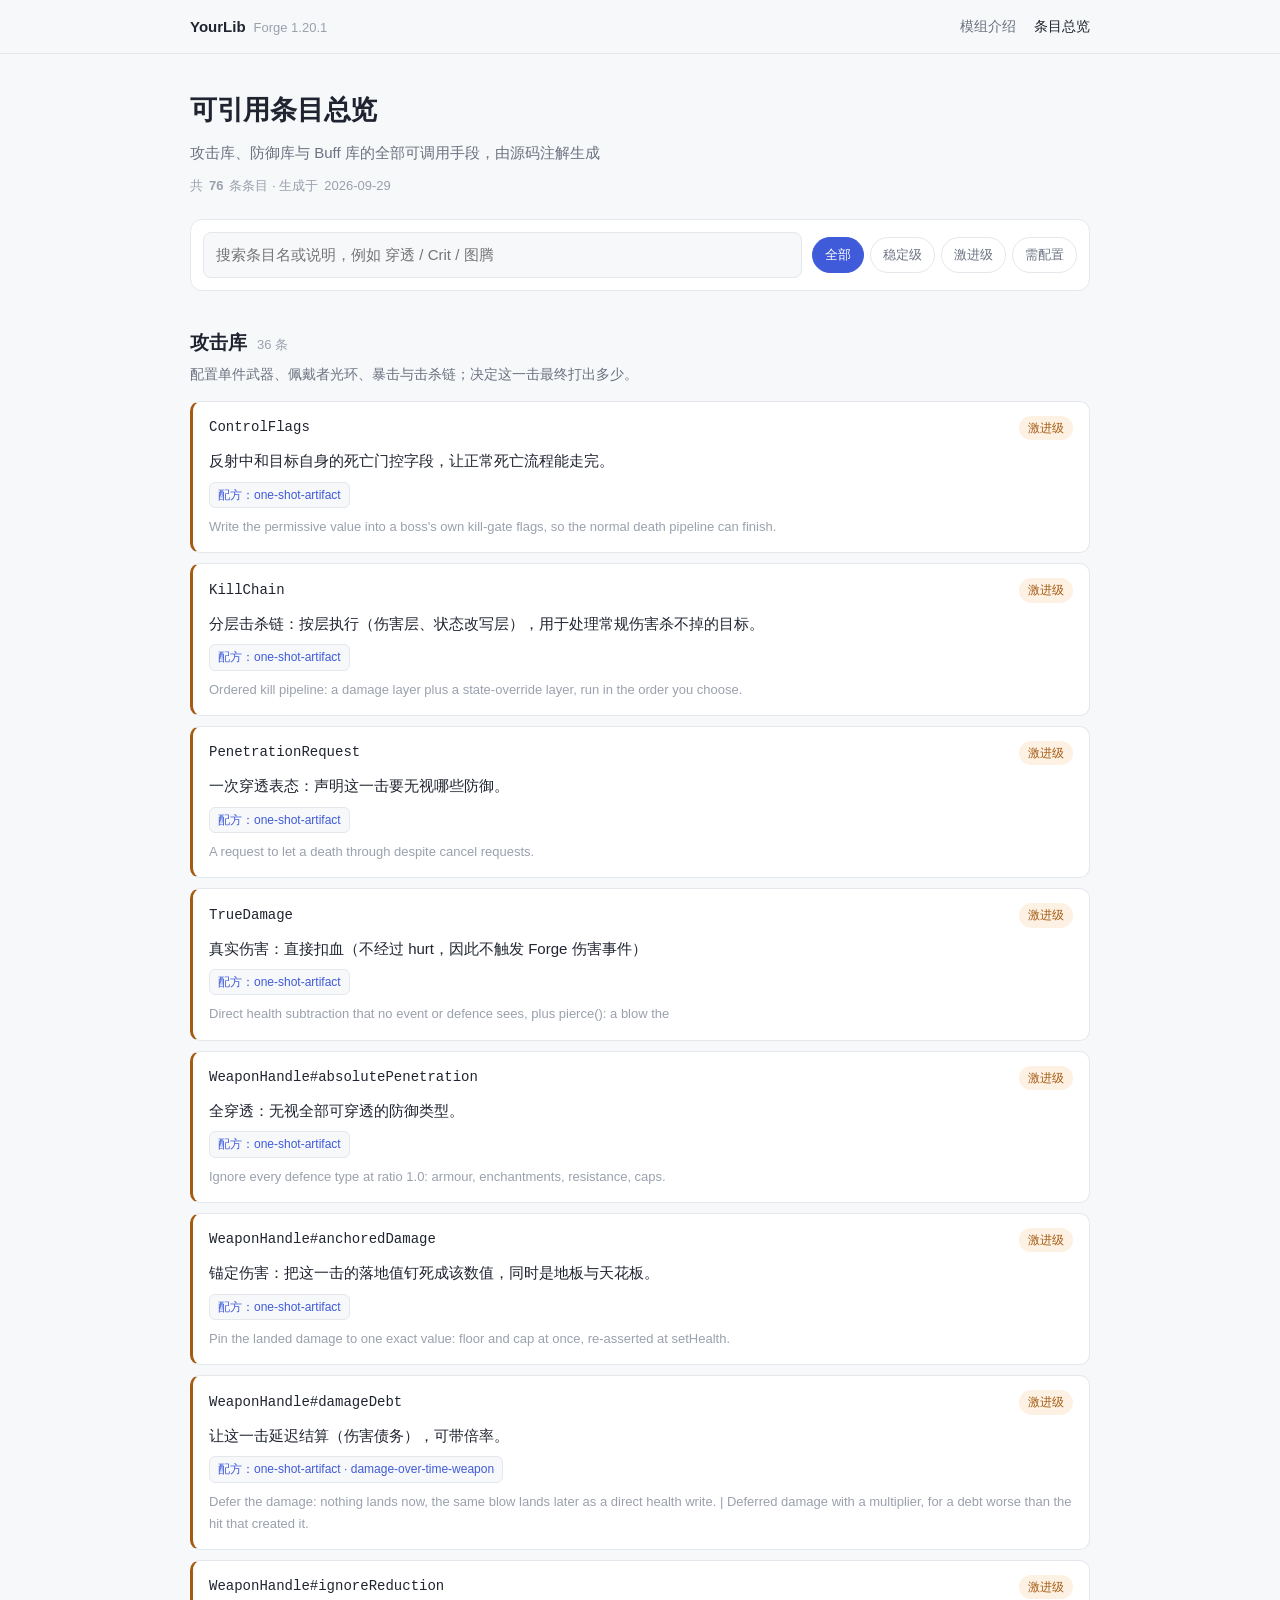
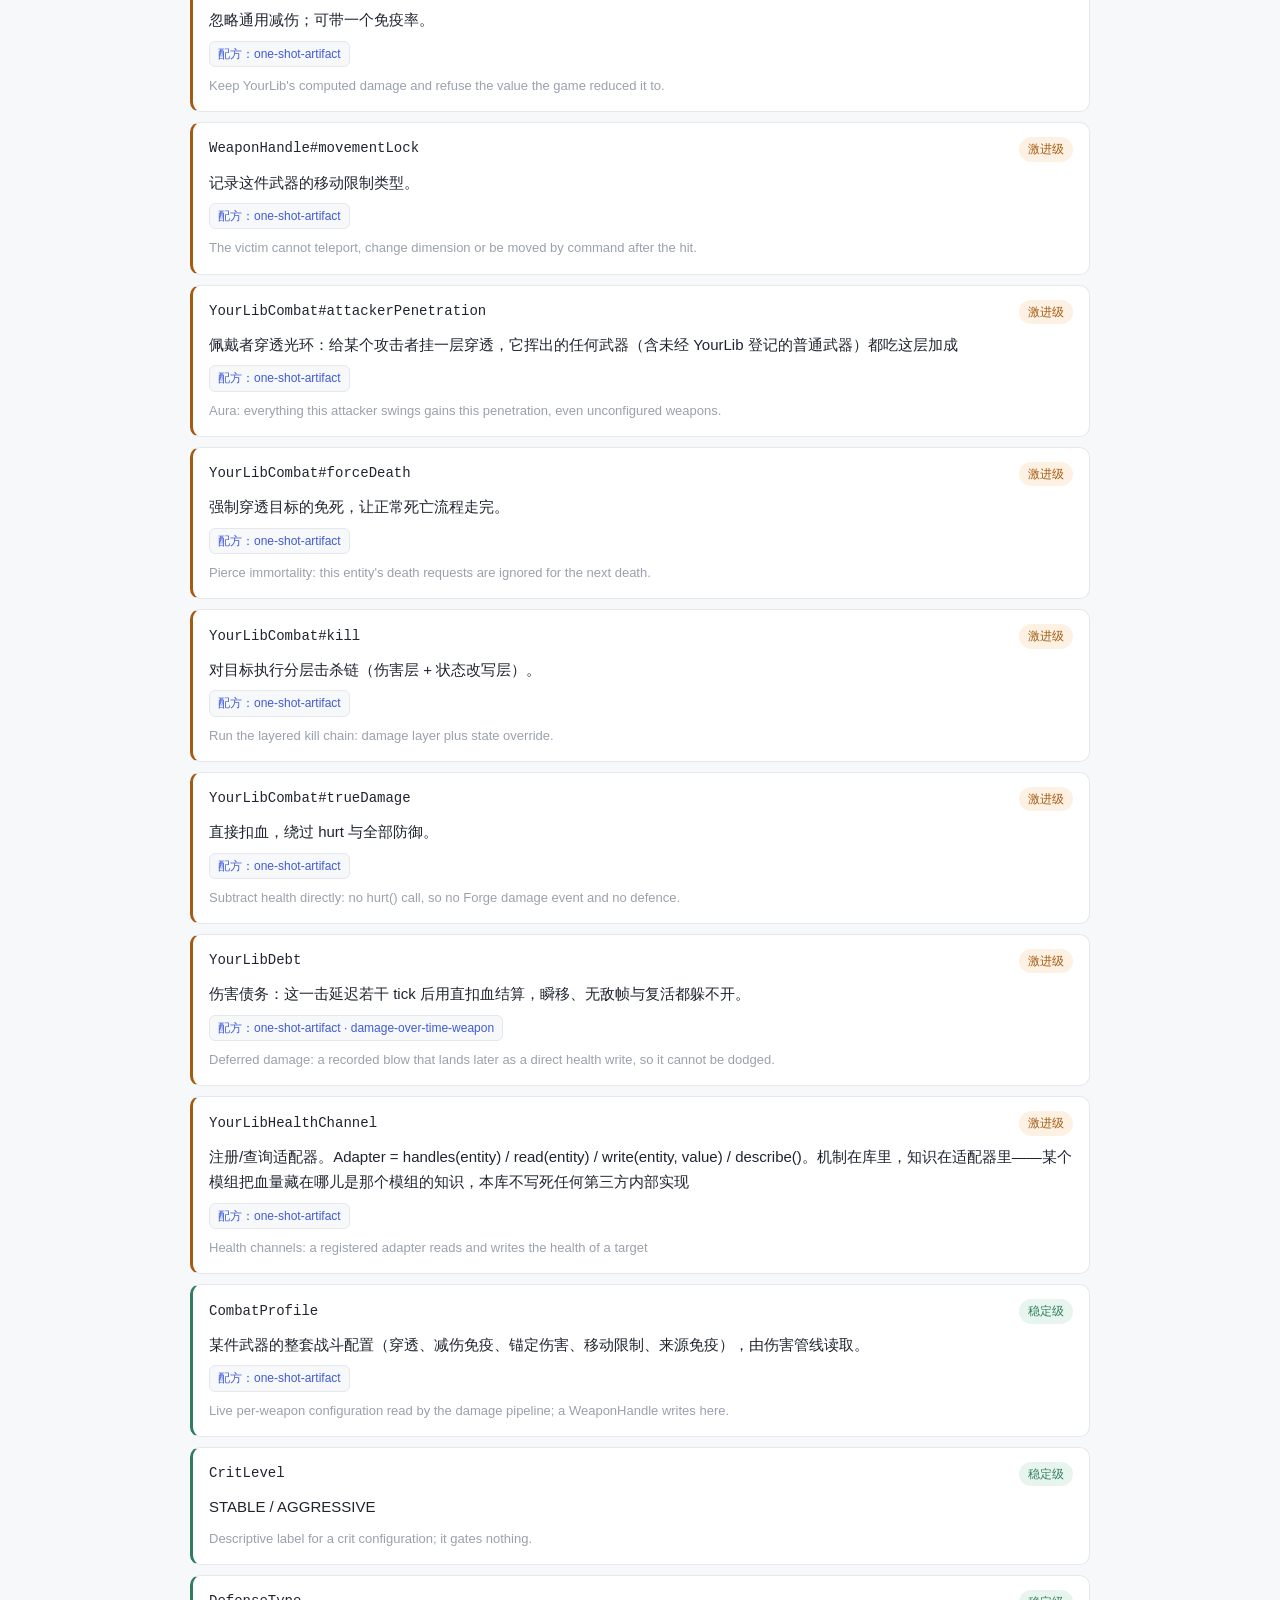
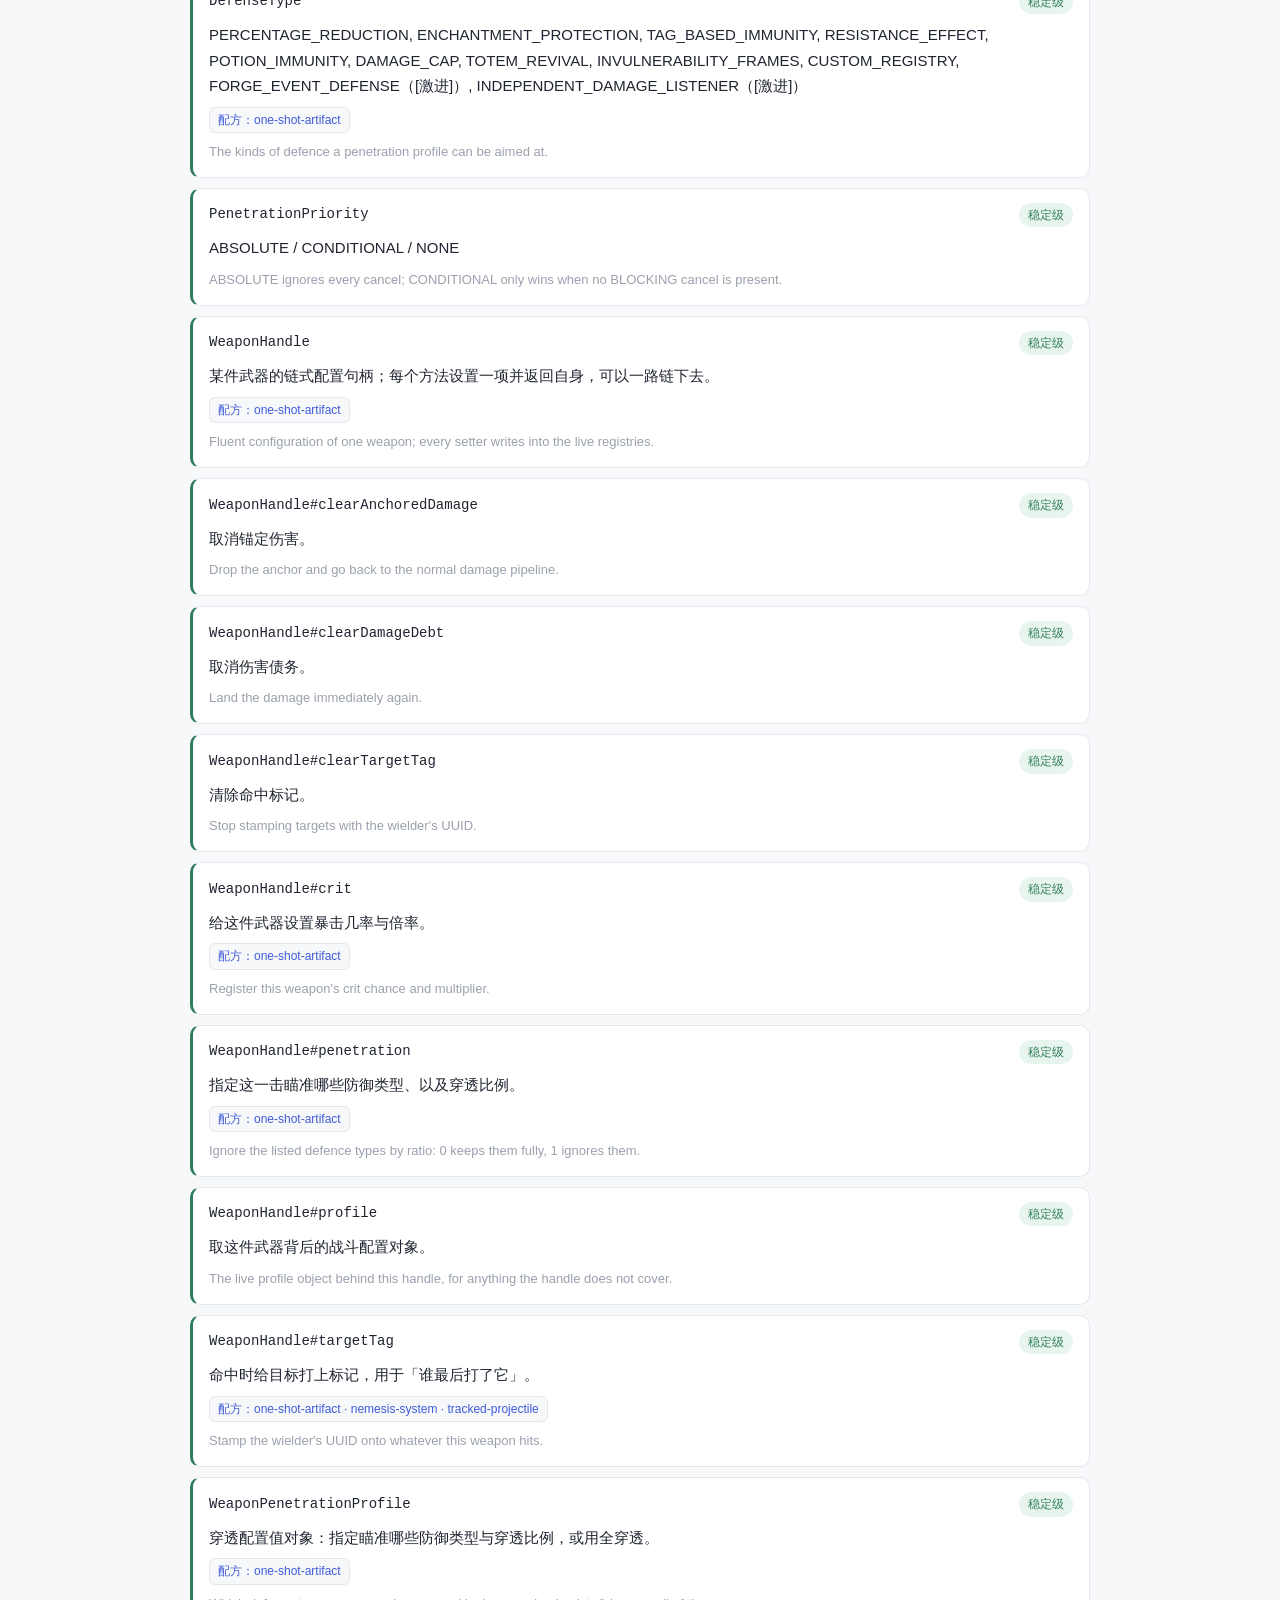
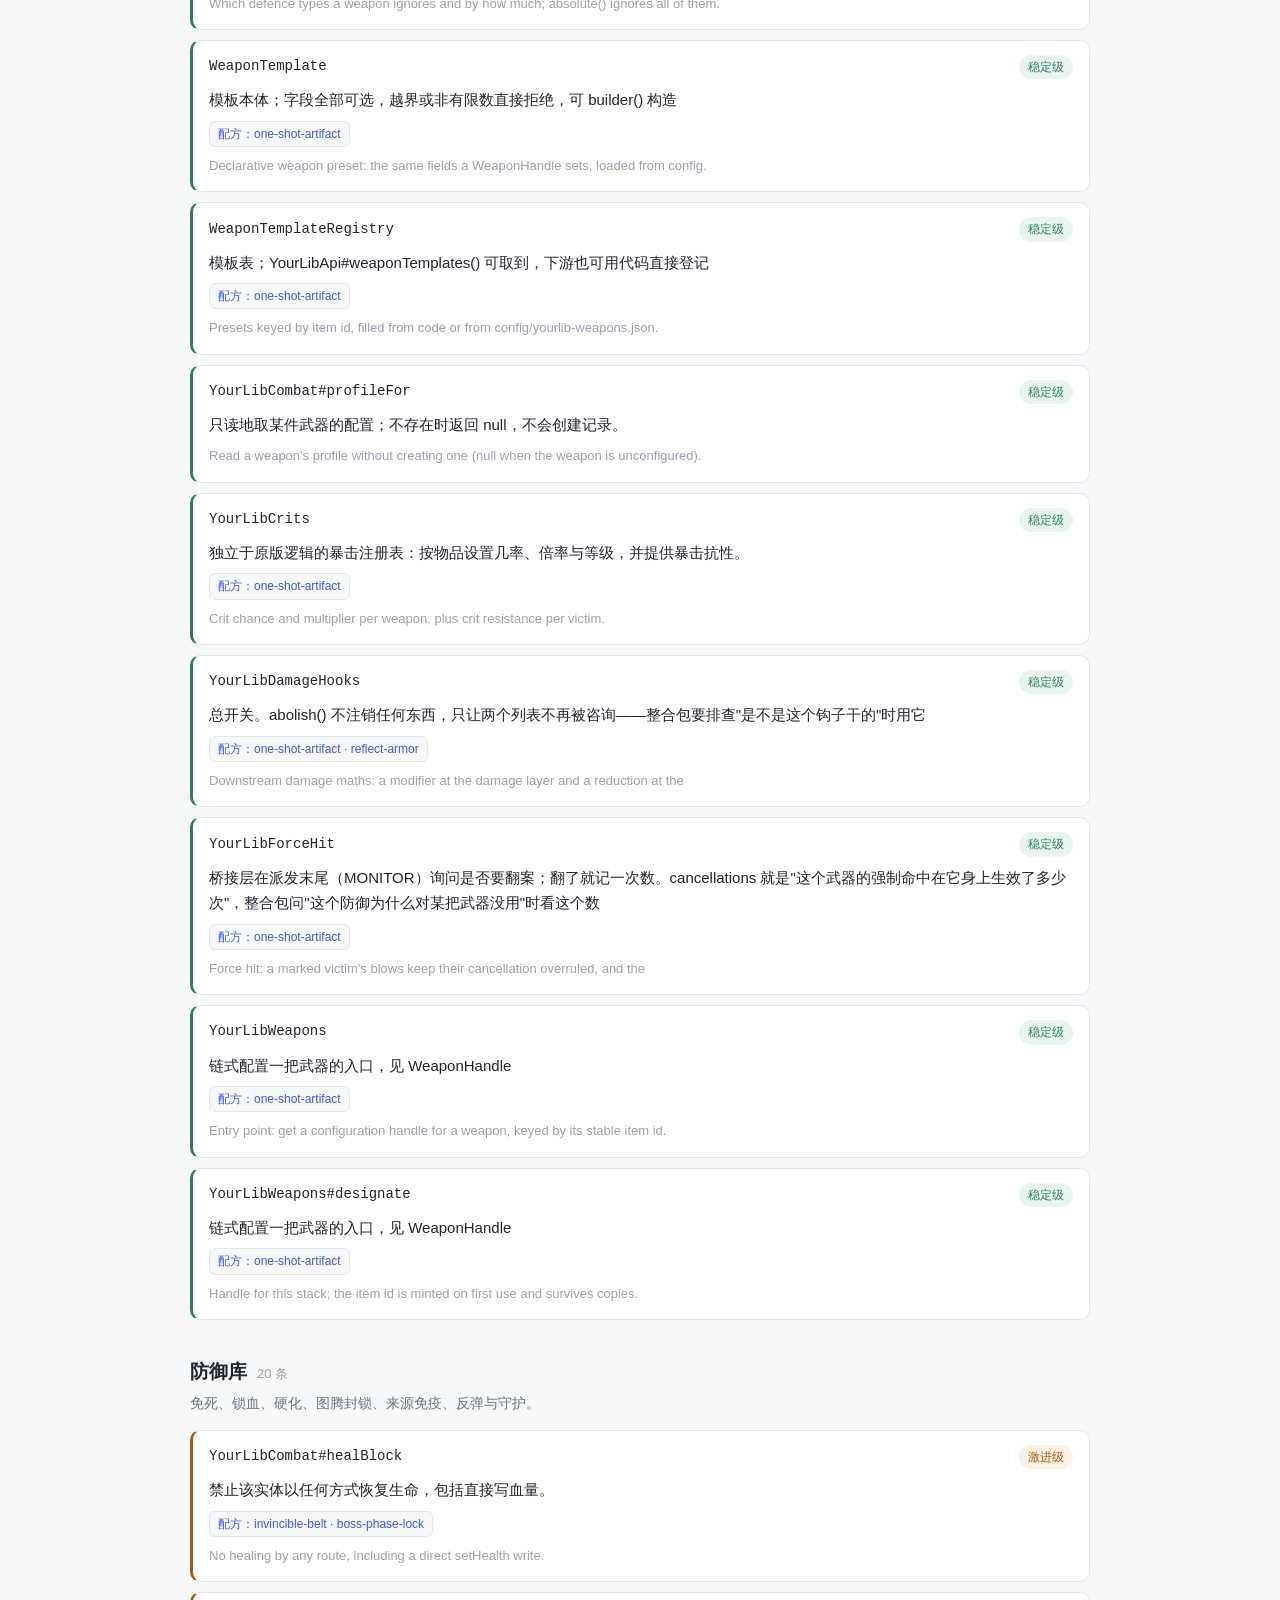
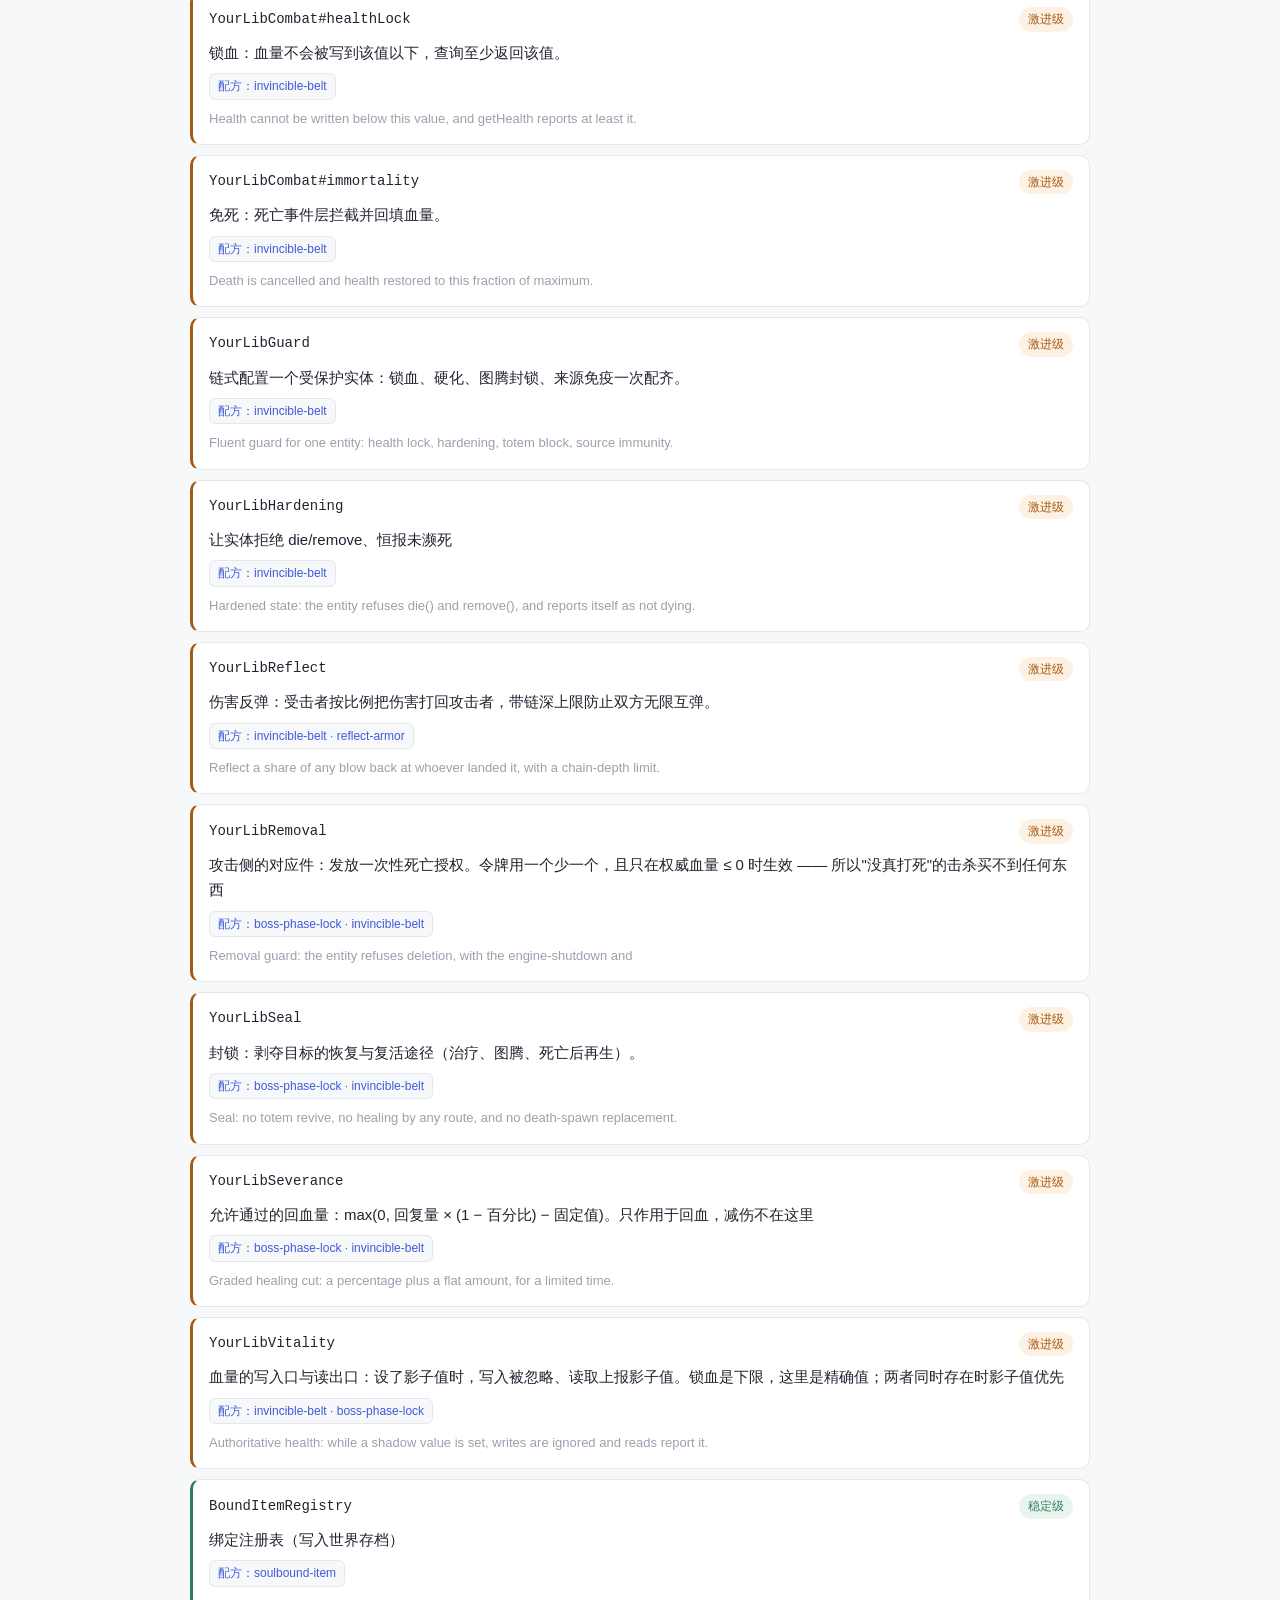
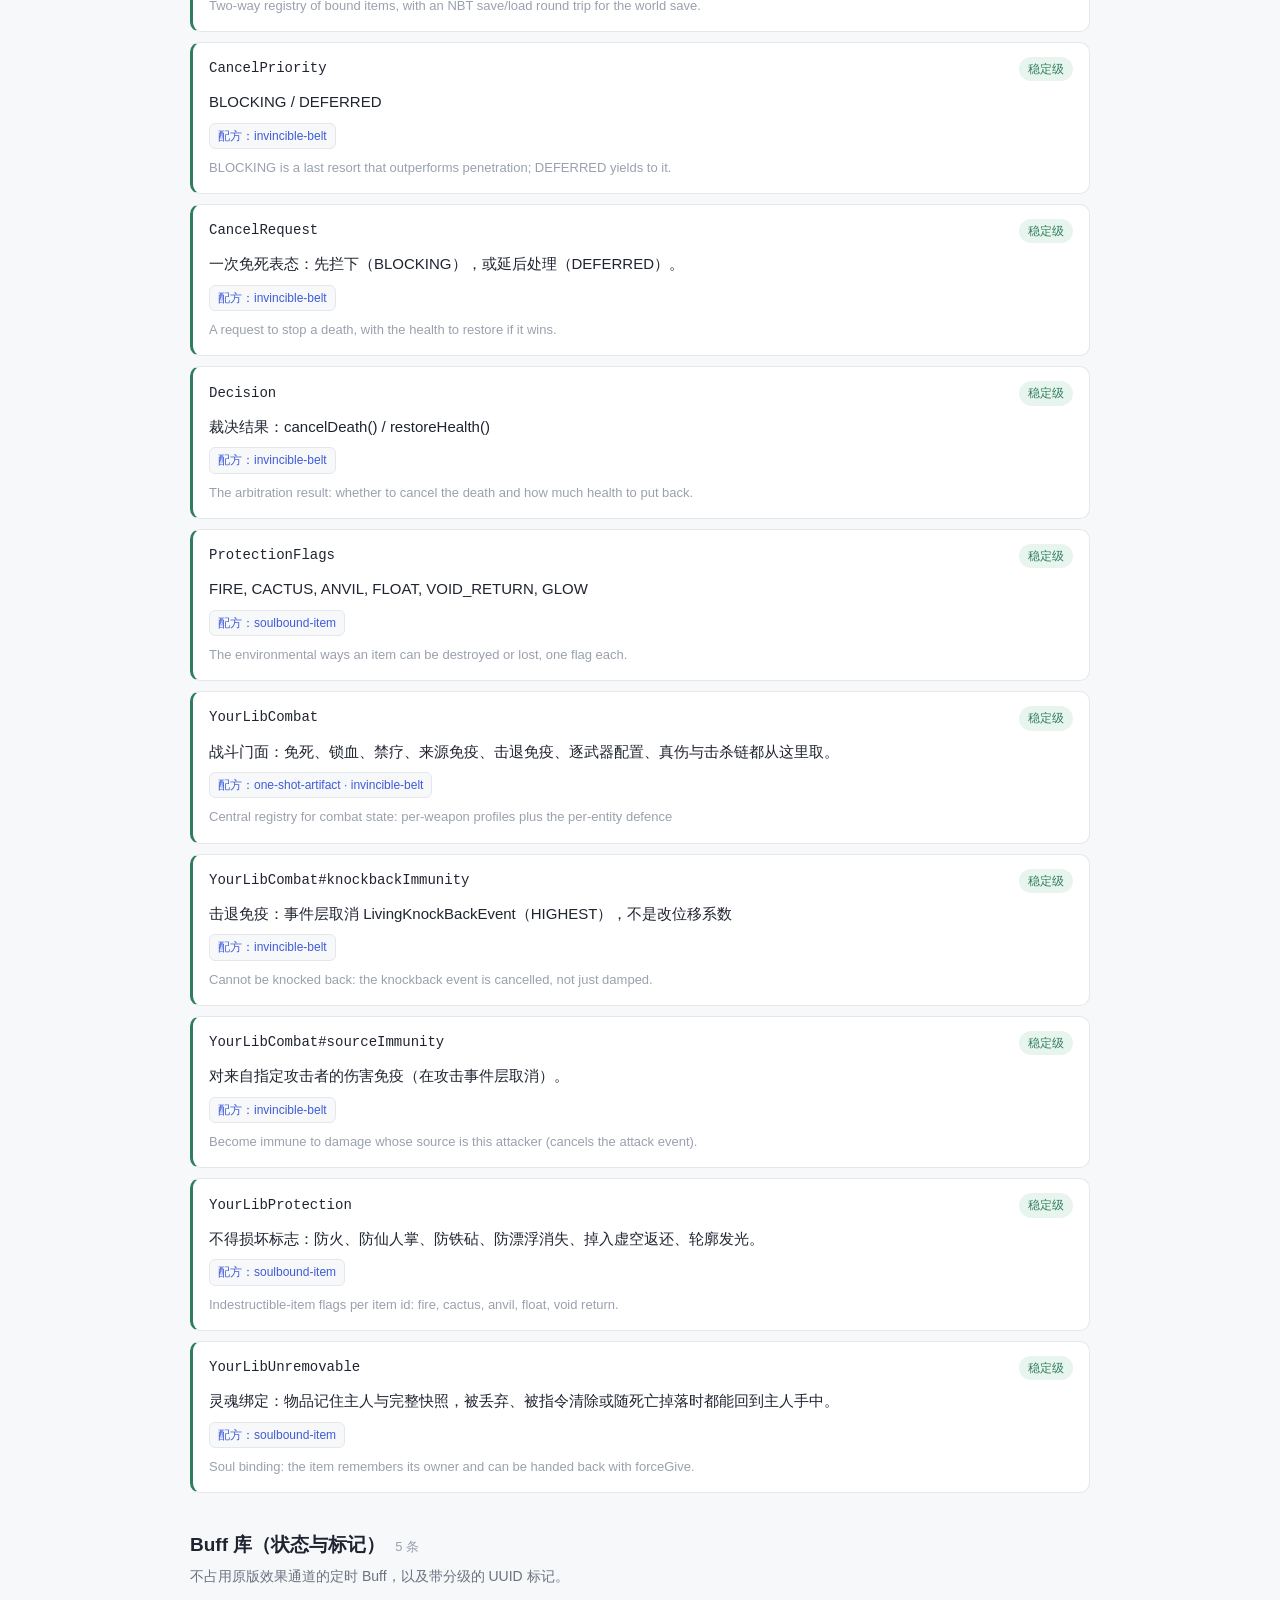
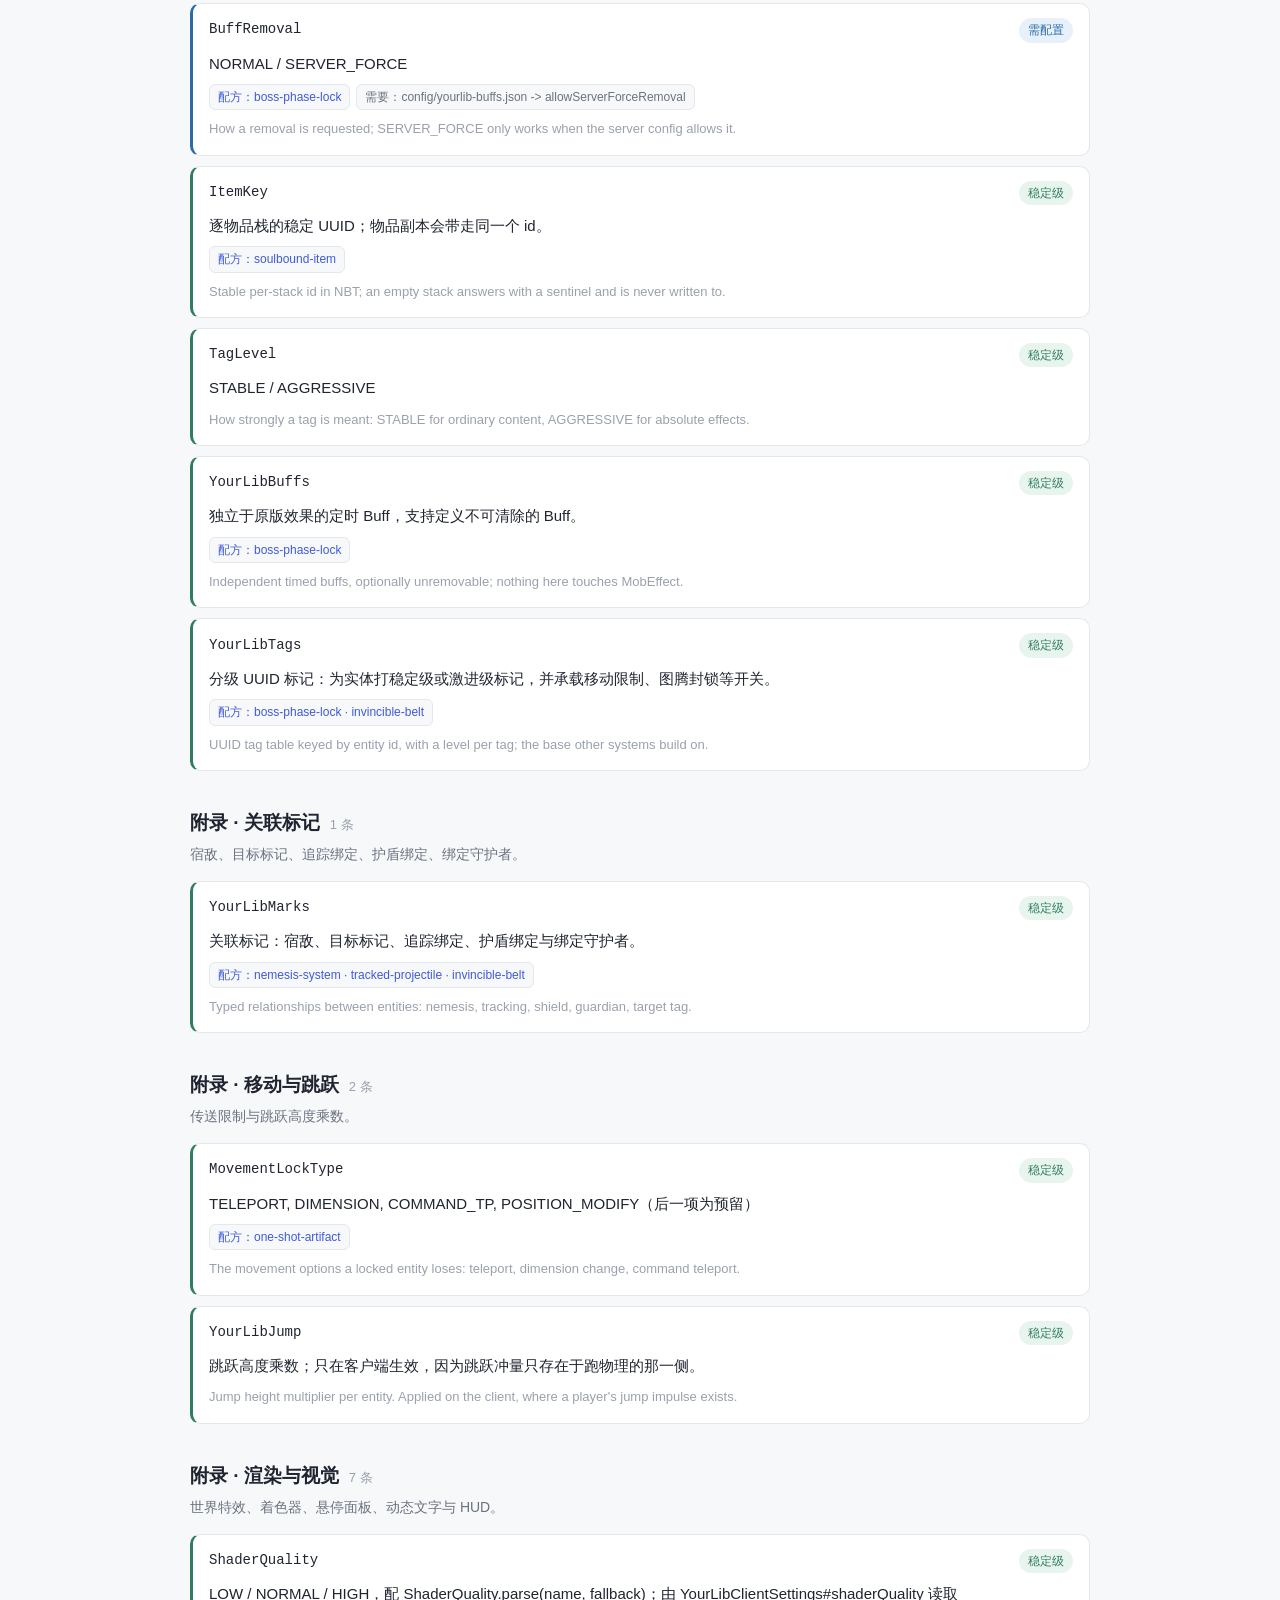
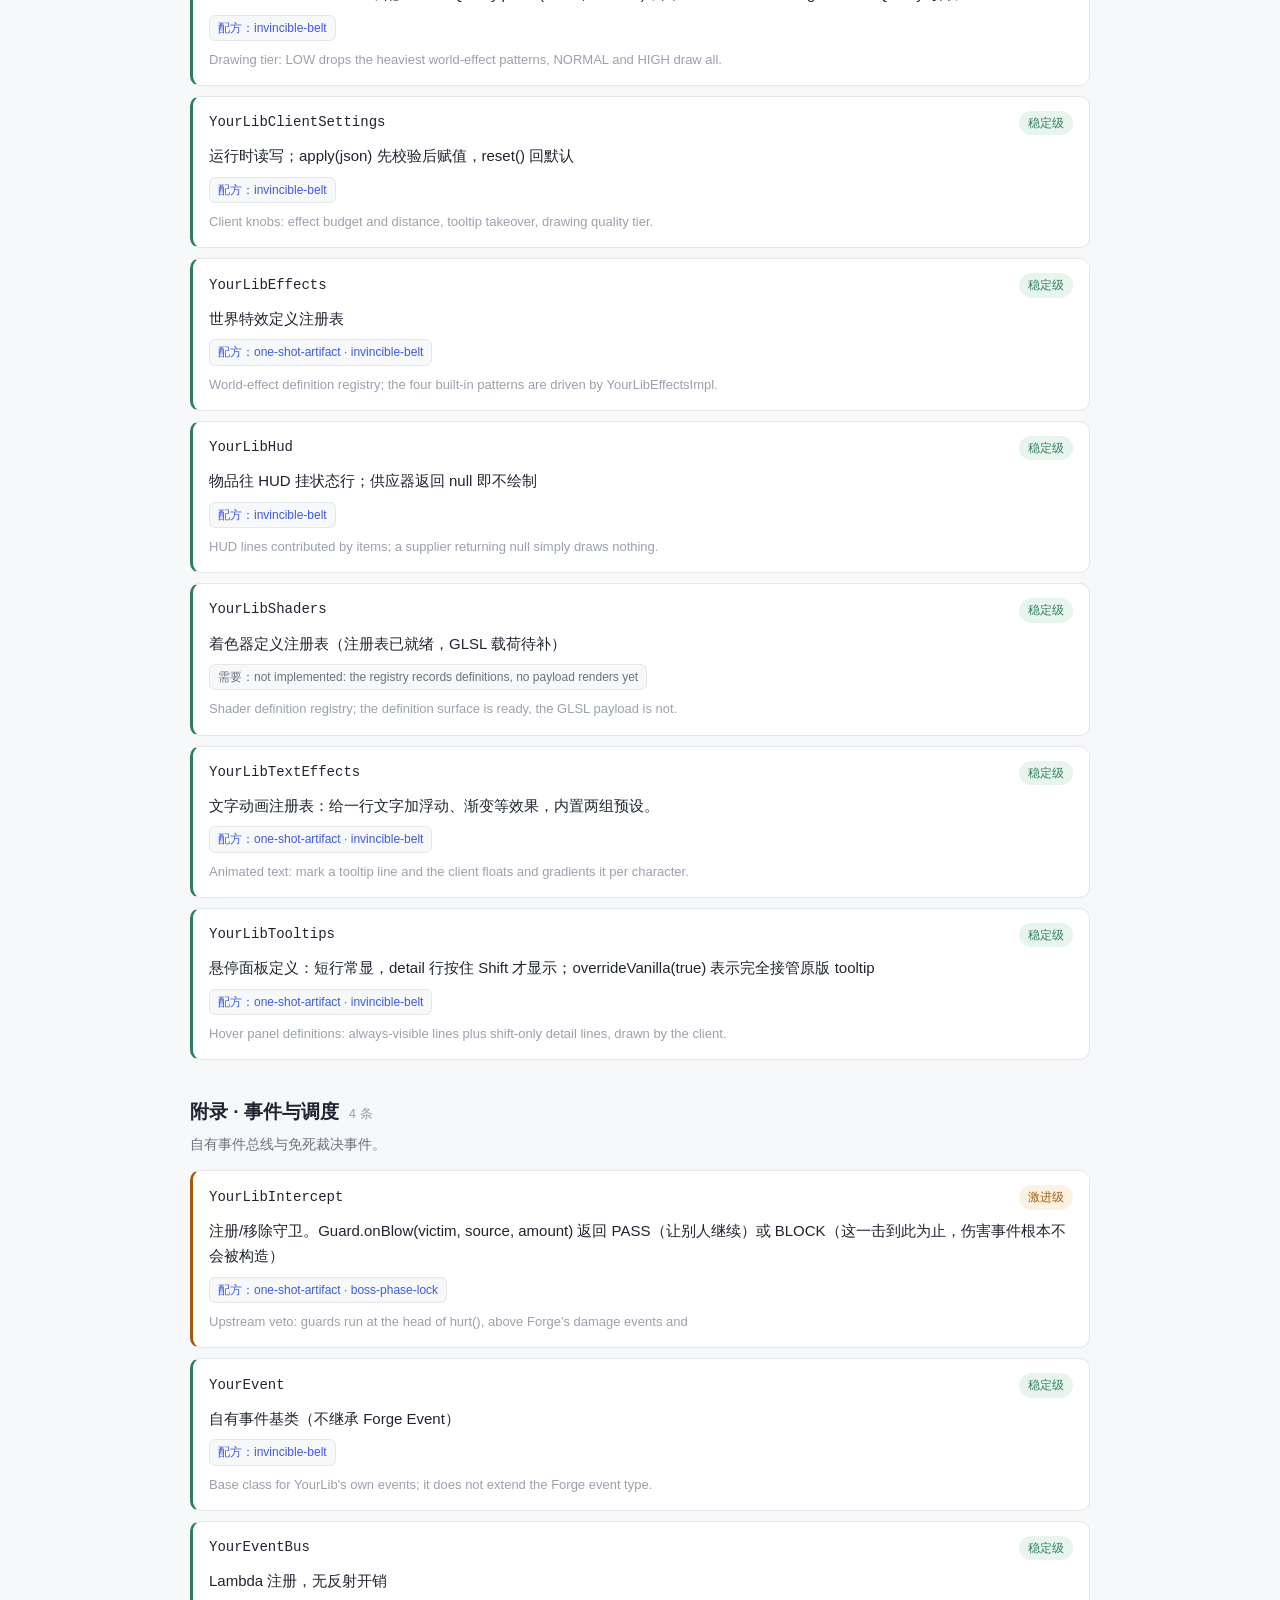
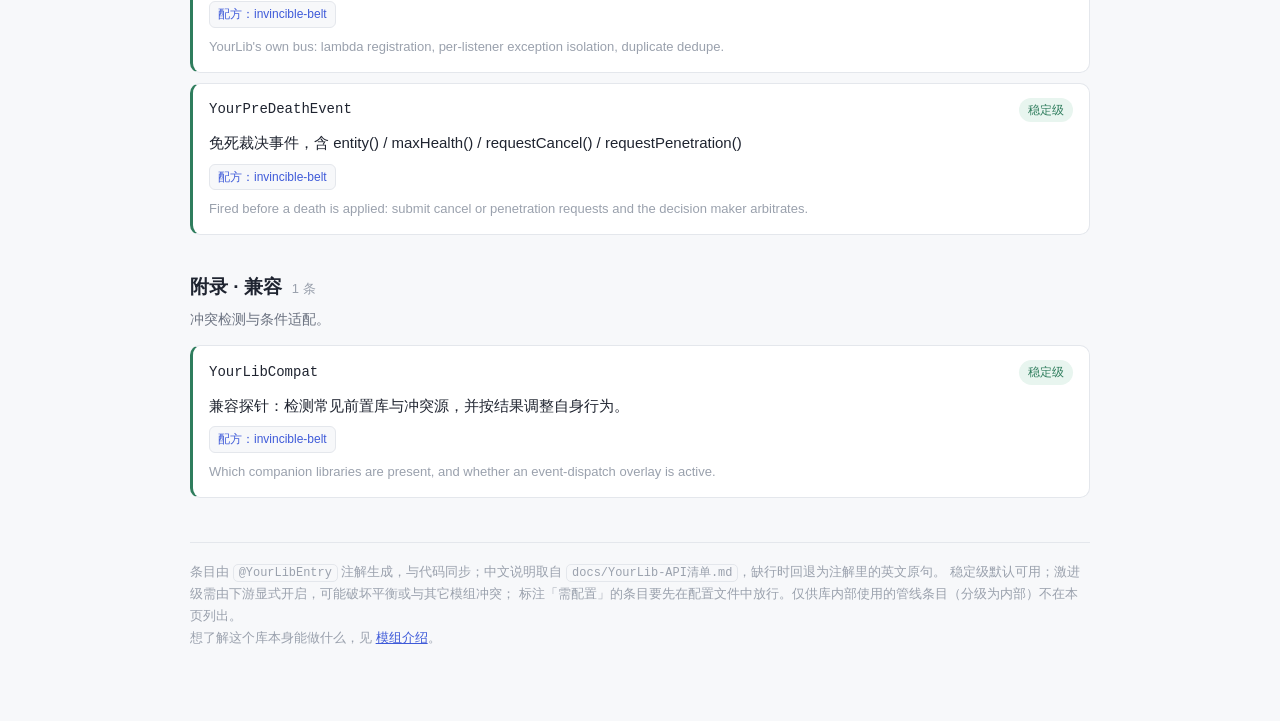
<file: index.html>
<!DOCTYPE html>
<html lang="zh-CN">
<head>
<meta charset="utf-8">
<meta name="viewport" content="width=device-width, initial-scale=1">
<title>YourLib 可引用条目总览</title>
<meta name="description" content="YourLib（Minecraft Forge 1.20.1 前置库）的攻击库、防御库与 Buff 库全部可引用条目清单。">
<link rel="icon" href="data:image/svg+xml,<svg xmlns='http://www.w3.org/2000/svg' viewBox='0 0 32 32'><rect width='32' height='32' rx='7' fill='%233f5bd9'/><text x='16' y='23' font-size='19' font-family='monospace' fill='%23ffffff' text-anchor='middle'>Y</text></svg>">
<link rel="stylesheet" href="assets/site.css">
</head>
<body>
<nav class="topbar">
  <div class="inner">
    <a class="brand" href="./about.html">YourLib<span>Forge 1.20.1</span></a>
    <span class="links">
      <a href="./about.html">模组介绍</a>
      <a href="./index.html" aria-current="page">条目总览</a>
    </span>
  </div>
</nav>

<div class="wrap">
  <header>
    <h1>可引用条目总览</h1>
    <p class="sub">攻击库、防御库与 Buff 库的全部可调用手段，由源码注解生成</p>
    <p class="meta">共 <strong id="total">0</strong> 条条目 · 生成于 <span id="generated">2026-09-29</span></p>
  </header>

  <div class="controls">
    <input id="q" type="search" placeholder="搜索条目名或说明，例如 穿透 / Crit / 图腾" autocomplete="off">
    <div class="chips" id="tierChips">
      <button class="chip" data-tier="ALL" aria-pressed="true">全部</button>
      <button class="chip" data-tier="STABLE" aria-pressed="false">稳定级</button>
      <button class="chip" data-tier="AGGRESSIVE" aria-pressed="false">激进级</button>
      <button class="chip" data-tier="CONFIGURED" aria-pressed="false">需配置</button>
    </div>
  </div>

  <main id="app"></main>

  <p class="empty" id="empty" hidden>没有匹配的条目。</p>

  <footer>
    条目由 <code>@YourLibEntry</code> 注解生成，与代码同步；中文说明取自
    <code>docs/YourLib-API清单.md</code>，缺行时回退为注解里的英文原句。
    稳定级默认可用；激进级需由下游显式开启，可能破坏平衡或与其它模组冲突；
    标注「需配置」的条目要先在配置文件中放行。仅供库内部使用的管线条目（分级为内部）不在本页列出。
    <br>想了解这个库本身能做什么，见 <a href="./about.html">模组介绍</a>。
  </footer>
</div>

<script>
const ENTRIES = [{"family":"ATTACK","tier":"AGGRESSIVE","name":"ControlFlags","desc":"反射中和目标自身的死亡门控字段，让正常死亡流程能走完。","summary":"Write the permissive value into a boss's own kill-gate flags, so the normal death pipeline can finish.","requires":"","recipes":"one-shot-artifact"},{"family":"ATTACK","tier":"AGGRESSIVE","name":"KillChain","desc":"分层击杀链：按层执行（伤害层、状态改写层），用于处理常规伤害杀不掉的目标。","summary":"Ordered kill pipeline: a damage layer plus a state-override layer, run in the order you choose.","requires":"","recipes":"one-shot-artifact"},{"family":"ATTACK","tier":"AGGRESSIVE","name":"PenetrationRequest","desc":"一次穿透表态：声明这一击要无视哪些防御。","summary":"A request to let a death through despite cancel requests.","requires":"","recipes":"one-shot-artifact"},{"family":"ATTACK","tier":"AGGRESSIVE","name":"TrueDamage","desc":"真实伤害：直接扣血（不经过 hurt，因此不触发 Forge 伤害事件）","summary":"Direct health subtraction that no event or defence sees, plus pierce(): a blow the ","requires":"","recipes":"one-shot-artifact"},{"family":"ATTACK","tier":"AGGRESSIVE","name":"WeaponHandle#absolutePenetration","desc":"全穿透：无视全部可穿透的防御类型。","summary":"Ignore every defence type at ratio 1.0: armour, enchantments, resistance, caps.","requires":"","recipes":"one-shot-artifact"},{"family":"ATTACK","tier":"AGGRESSIVE","name":"WeaponHandle#anchoredDamage","desc":"锚定伤害：把这一击的落地值钉死成该数值，同时是地板与天花板。","summary":"Pin the landed damage to one exact value: floor and cap at once, re-asserted at setHealth.","requires":"","recipes":"one-shot-artifact"},{"family":"ATTACK","tier":"AGGRESSIVE","name":"WeaponHandle#damageDebt","desc":"让这一击延迟结算（伤害债务），可带倍率。","summary":"Defer the damage: nothing lands now, the same blow lands later as a direct health write. | Deferred damage with a multiplier, for a debt worse than the hit that created it.","requires":"","recipes":"one-shot-artifact,damage-over-time-weapon"},{"family":"ATTACK","tier":"AGGRESSIVE","name":"WeaponHandle#ignoreReduction","desc":"忽略通用减伤；可带一个免疫率。","summary":"Keep YourLib's computed damage and refuse the value the game reduced it to.","requires":"","recipes":"one-shot-artifact"},{"family":"ATTACK","tier":"AGGRESSIVE","name":"WeaponHandle#movementLock","desc":"记录这件武器的移动限制类型。","summary":"The victim cannot teleport, change dimension or be moved by command after the hit.","requires":"","recipes":"one-shot-artifact"},{"family":"ATTACK","tier":"AGGRESSIVE","name":"YourLibCombat#attackerPenetration","desc":"佩戴者穿透光环：给某个攻击者挂一层穿透，它挥出的任何武器（含未经 YourLib 登记的普通武器）都吃这层加成","summary":"Aura: everything this attacker swings gains this penetration, even unconfigured weapons.","requires":"","recipes":"one-shot-artifact"},{"family":"ATTACK","tier":"AGGRESSIVE","name":"YourLibCombat#forceDeath","desc":"强制穿透目标的免死，让正常死亡流程走完。","summary":"Pierce immortality: this entity's death requests are ignored for the next death.","requires":"","recipes":"one-shot-artifact"},{"family":"ATTACK","tier":"AGGRESSIVE","name":"YourLibCombat#kill","desc":"对目标执行分层击杀链（伤害层 + 状态改写层）。","summary":"Run the layered kill chain: damage layer plus state override.","requires":"","recipes":"one-shot-artifact"},{"family":"ATTACK","tier":"AGGRESSIVE","name":"YourLibCombat#trueDamage","desc":"直接扣血，绕过 hurt 与全部防御。","summary":"Subtract health directly: no hurt() call, so no Forge damage event and no defence.","requires":"","recipes":"one-shot-artifact"},{"family":"ATTACK","tier":"AGGRESSIVE","name":"YourLibDebt","desc":"伤害债务：这一击延迟若干 tick 后用直扣血结算，瞬移、无敌帧与复活都躲不开。","summary":"Deferred damage: a recorded blow that lands later as a direct health write, so it cannot be dodged.","requires":"","recipes":"one-shot-artifact,damage-over-time-weapon"},{"family":"ATTACK","tier":"AGGRESSIVE","name":"YourLibHealthChannel","desc":"注册/查询适配器。Adapter = handles(entity) / read(entity) / write(entity, value) / describe()。机制在库里，知识在适配器里——某个模组把血量藏在哪儿是那个模组的知识，本库不写死任何第三方内部实现","summary":"Health channels: a registered adapter reads and writes the health of a target ","requires":"","recipes":"one-shot-artifact"},{"family":"ATTACK","tier":"STABLE","name":"CombatProfile","desc":"某件武器的整套战斗配置（穿透、减伤免疫、锚定伤害、移动限制、来源免疫），由伤害管线读取。","summary":"Live per-weapon configuration read by the damage pipeline; a WeaponHandle writes here.","requires":"","recipes":"one-shot-artifact"},{"family":"ATTACK","tier":"STABLE","name":"CritLevel","desc":"STABLE / AGGRESSIVE","summary":"Descriptive label for a crit configuration; it gates nothing.","requires":"","recipes":""},{"family":"ATTACK","tier":"STABLE","name":"DefenseType","desc":"PERCENTAGE_REDUCTION, ENCHANTMENT_PROTECTION, TAG_BASED_IMMUNITY, RESISTANCE_EFFECT, POTION_IMMUNITY, DAMAGE_CAP, TOTEM_REVIVAL, INVULNERABILITY_FRAMES, CUSTOM_REGISTRY, FORGE_EVENT_DEFENSE（[激进]）, INDEPENDENT_DAMAGE_LISTENER（[激进]）","summary":"The kinds of defence a penetration profile can be aimed at.","requires":"","recipes":"one-shot-artifact"},{"family":"ATTACK","tier":"STABLE","name":"PenetrationPriority","desc":"ABSOLUTE / CONDITIONAL / NONE","summary":"ABSOLUTE ignores every cancel; CONDITIONAL only wins when no BLOCKING cancel is present.","requires":"","recipes":""},{"family":"ATTACK","tier":"STABLE","name":"WeaponHandle","desc":"某件武器的链式配置句柄；每个方法设置一项并返回自身，可以一路链下去。","summary":"Fluent configuration of one weapon; every setter writes into the live registries.","requires":"","recipes":"one-shot-artifact"},{"family":"ATTACK","tier":"STABLE","name":"WeaponHandle#clearAnchoredDamage","desc":"取消锚定伤害。","summary":"Drop the anchor and go back to the normal damage pipeline.","requires":"","recipes":""},{"family":"ATTACK","tier":"STABLE","name":"WeaponHandle#clearDamageDebt","desc":"取消伤害债务。","summary":"Land the damage immediately again.","requires":"","recipes":""},{"family":"ATTACK","tier":"STABLE","name":"WeaponHandle#clearTargetTag","desc":"清除命中标记。","summary":"Stop stamping targets with the wielder's UUID.","requires":"","recipes":""},{"family":"ATTACK","tier":"STABLE","name":"WeaponHandle#crit","desc":"给这件武器设置暴击几率与倍率。","summary":"Register this weapon's crit chance and multiplier.","requires":"","recipes":"one-shot-artifact"},{"family":"ATTACK","tier":"STABLE","name":"WeaponHandle#penetration","desc":"指定这一击瞄准哪些防御类型、以及穿透比例。","summary":"Ignore the listed defence types by ratio: 0 keeps them fully, 1 ignores them.","requires":"","recipes":"one-shot-artifact"},{"family":"ATTACK","tier":"STABLE","name":"WeaponHandle#profile","desc":"取这件武器背后的战斗配置对象。","summary":"The live profile object behind this handle, for anything the handle does not cover.","requires":"","recipes":""},{"family":"ATTACK","tier":"STABLE","name":"WeaponHandle#targetTag","desc":"命中时给目标打上标记，用于「谁最后打了它」。","summary":"Stamp the wielder's UUID onto whatever this weapon hits.","requires":"","recipes":"one-shot-artifact,nemesis-system,tracked-projectile"},{"family":"ATTACK","tier":"STABLE","name":"WeaponPenetrationProfile","desc":"穿透配置值对象：指定瞄准哪些防御类型与穿透比例，或用全穿透。","summary":"Which defence types a weapon ignores and by how much; absolute() ignores all of them.","requires":"","recipes":"one-shot-artifact"},{"family":"ATTACK","tier":"STABLE","name":"WeaponTemplate","desc":"模板本体；字段全部可选，越界或非有限数直接拒绝，可 builder() 构造","summary":"Declarative weapon preset: the same fields a WeaponHandle sets, loaded from config.","requires":"","recipes":"one-shot-artifact"},{"family":"ATTACK","tier":"STABLE","name":"WeaponTemplateRegistry","desc":"模板表；YourLibApi#weaponTemplates() 可取到，下游也可用代码直接登记","summary":"Presets keyed by item id, filled from code or from config/yourlib-weapons.json.","requires":"","recipes":"one-shot-artifact"},{"family":"ATTACK","tier":"STABLE","name":"YourLibCombat#profileFor","desc":"只读地取某件武器的配置；不存在时返回 null，不会创建记录。","summary":"Read a weapon's profile without creating one (null when the weapon is unconfigured).","requires":"","recipes":""},{"family":"ATTACK","tier":"STABLE","name":"YourLibCrits","desc":"独立于原版逻辑的暴击注册表：按物品设置几率、倍率与等级，并提供暴击抗性。","summary":"Crit chance and multiplier per weapon, plus crit resistance per victim.","requires":"","recipes":"one-shot-artifact"},{"family":"ATTACK","tier":"STABLE","name":"YourLibDamageHooks","desc":"总开关。abolish() 不注销任何东西，只让两个列表不再被咨询——整合包要排查\"是不是这个钩子干的\"时用它","summary":"Downstream damage maths: a modifier at the damage layer and a reduction at the ","requires":"","recipes":"one-shot-artifact,reflect-armor"},{"family":"ATTACK","tier":"STABLE","name":"YourLibForceHit","desc":"桥接层在派发末尾（MONITOR）询问是否要翻案；翻了就记一次数。cancellations 就是\"这个武器的强制命中在它身上生效了多少次\"，整合包问\"这个防御为什么对某把武器没用\"时看这个数","summary":"Force hit: a marked victim's blows keep their cancellation overruled, and the ","requires":"","recipes":"one-shot-artifact"},{"family":"ATTACK","tier":"STABLE","name":"YourLibWeapons","desc":"链式配置一把武器的入口，见 WeaponHandle","summary":"Entry point: get a configuration handle for a weapon, keyed by its stable item id.","requires":"","recipes":"one-shot-artifact"},{"family":"ATTACK","tier":"STABLE","name":"YourLibWeapons#designate","desc":"链式配置一把武器的入口，见 WeaponHandle","summary":"Handle for this stack; the item id is minted on first use and survives copies.","requires":"","recipes":"one-shot-artifact"},{"family":"DEFENCE","tier":"AGGRESSIVE","name":"YourLibCombat#healBlock","desc":"禁止该实体以任何方式恢复生命，包括直接写血量。","summary":"No healing by any route, including a direct setHealth write.","requires":"","recipes":"invincible-belt,boss-phase-lock"},{"family":"DEFENCE","tier":"AGGRESSIVE","name":"YourLibCombat#healthLock","desc":"锁血：血量不会被写到该值以下，查询至少返回该值。","summary":"Health cannot be written below this value, and getHealth reports at least it.","requires":"","recipes":"invincible-belt"},{"family":"DEFENCE","tier":"AGGRESSIVE","name":"YourLibCombat#immortality","desc":"免死：死亡事件层拦截并回填血量。","summary":"Death is cancelled and health restored to this fraction of maximum.","requires":"","recipes":"invincible-belt"},{"family":"DEFENCE","tier":"AGGRESSIVE","name":"YourLibGuard","desc":"链式配置一个受保护实体：锁血、硬化、图腾封锁、来源免疫一次配齐。","summary":"Fluent guard for one entity: health lock, hardening, totem block, source immunity.","requires":"","recipes":"invincible-belt"},{"family":"DEFENCE","tier":"AGGRESSIVE","name":"YourLibHardening","desc":"让实体拒绝 die/remove、恒报未濒死","summary":"Hardened state: the entity refuses die() and remove(), and reports itself as not dying.","requires":"","recipes":"invincible-belt"},{"family":"DEFENCE","tier":"AGGRESSIVE","name":"YourLibReflect","desc":"伤害反弹：受击者按比例把伤害打回攻击者，带链深上限防止双方无限互弹。","summary":"Reflect a share of any blow back at whoever landed it, with a chain-depth limit.","requires":"","recipes":"invincible-belt,reflect-armor"},{"family":"DEFENCE","tier":"AGGRESSIVE","name":"YourLibRemoval","desc":"攻击侧的对应件：发放一次性死亡授权。令牌用一个少一个，且只在权威血量 ≤ 0 时生效 —— 所以\"没真打死\"的击杀买不到任何东西","summary":"Removal guard: the entity refuses deletion, with the engine-shutdown and ","requires":"","recipes":"boss-phase-lock,invincible-belt"},{"family":"DEFENCE","tier":"AGGRESSIVE","name":"YourLibSeal","desc":"封锁：剥夺目标的恢复与复活途径（治疗、图腾、死亡后再生）。","summary":"Seal: no totem revive, no healing by any route, and no death-spawn replacement.","requires":"","recipes":"boss-phase-lock,invincible-belt"},{"family":"DEFENCE","tier":"AGGRESSIVE","name":"YourLibSeverance","desc":"允许通过的回血量：max(0, 回复量 × (1 − 百分比) − 固定值)。只作用于回血，减伤不在这里","summary":"Graded healing cut: a percentage plus a flat amount, for a limited time.","requires":"","recipes":"boss-phase-lock,invincible-belt"},{"family":"DEFENCE","tier":"AGGRESSIVE","name":"YourLibVitality","desc":"血量的写入口与读出口：设了影子值时，写入被忽略、读取上报影子值。锁血是下限，这里是精确值；两者同时存在时影子值优先","summary":"Authoritative health: while a shadow value is set, writes are ignored and reads report it.","requires":"","recipes":"invincible-belt,boss-phase-lock"},{"family":"DEFENCE","tier":"STABLE","name":"BoundItemRegistry","desc":"绑定注册表（写入世界存档）","summary":"Two-way registry of bound items, with an NBT save/load round trip for the world save.","requires":"","recipes":"soulbound-item"},{"family":"DEFENCE","tier":"STABLE","name":"CancelPriority","desc":"BLOCKING / DEFERRED","summary":"BLOCKING is a last resort that outperforms penetration; DEFERRED yields to it.","requires":"","recipes":"invincible-belt"},{"family":"DEFENCE","tier":"STABLE","name":"CancelRequest","desc":"一次免死表态：先拦下（BLOCKING），或延后处理（DEFERRED）。","summary":"A request to stop a death, with the health to restore if it wins.","requires":"","recipes":"invincible-belt"},{"family":"DEFENCE","tier":"STABLE","name":"Decision","desc":"裁决结果：cancelDeath() / restoreHealth()","summary":"The arbitration result: whether to cancel the death and how much health to put back.","requires":"","recipes":"invincible-belt"},{"family":"DEFENCE","tier":"STABLE","name":"ProtectionFlags","desc":"FIRE, CACTUS, ANVIL, FLOAT, VOID_RETURN, GLOW","summary":"The environmental ways an item can be destroyed or lost, one flag each.","requires":"","recipes":"soulbound-item"},{"family":"DEFENCE","tier":"STABLE","name":"YourLibCombat","desc":"战斗门面：免死、锁血、禁疗、来源免疫、击退免疫、逐武器配置、真伤与击杀链都从这里取。","summary":"Central registry for combat state: per-weapon profiles plus the per-entity defence ","requires":"","recipes":"one-shot-artifact,invincible-belt"},{"family":"DEFENCE","tier":"STABLE","name":"YourLibCombat#knockbackImmunity","desc":"击退免疫：事件层取消 LivingKnockBackEvent（HIGHEST），不是改位移系数","summary":"Cannot be knocked back: the knockback event is cancelled, not just damped.","requires":"","recipes":"invincible-belt"},{"family":"DEFENCE","tier":"STABLE","name":"YourLibCombat#sourceImmunity","desc":"对来自指定攻击者的伤害免疫（在攻击事件层取消）。","summary":"Become immune to damage whose source is this attacker (cancels the attack event).","requires":"","recipes":"invincible-belt"},{"family":"DEFENCE","tier":"STABLE","name":"YourLibProtection","desc":"不得损坏标志：防火、防仙人掌、防铁砧、防漂浮消失、掉入虚空返还、轮廓发光。","summary":"Indestructible-item flags per item id: fire, cactus, anvil, float, void return.","requires":"","recipes":"soulbound-item"},{"family":"DEFENCE","tier":"STABLE","name":"YourLibUnremovable","desc":"灵魂绑定：物品记住主人与完整快照，被丢弃、被指令清除或随死亡掉落时都能回到主人手中。","summary":"Soul binding: the item remembers its owner and can be handed back with forceGive.","requires":"","recipes":"soulbound-item"},{"family":"STATE","tier":"CONFIGURED","name":"BuffRemoval","desc":"NORMAL / SERVER_FORCE","summary":"How a removal is requested; SERVER_FORCE only works when the server config allows it.","requires":"config/yourlib-buffs.json -> allowServerForceRemoval","recipes":"boss-phase-lock"},{"family":"STATE","tier":"STABLE","name":"ItemKey","desc":"逐物品栈的稳定 UUID；物品副本会带走同一个 id。","summary":"Stable per-stack id in NBT; an empty stack answers with a sentinel and is never written to.","requires":"","recipes":"soulbound-item"},{"family":"STATE","tier":"STABLE","name":"TagLevel","desc":"STABLE / AGGRESSIVE","summary":"How strongly a tag is meant: STABLE for ordinary content, AGGRESSIVE for absolute effects.","requires":"","recipes":""},{"family":"STATE","tier":"STABLE","name":"YourLibBuffs","desc":"独立于原版效果的定时 Buff，支持定义不可清除的 Buff。","summary":"Independent timed buffs, optionally unremovable; nothing here touches MobEffect.","requires":"","recipes":"boss-phase-lock"},{"family":"STATE","tier":"STABLE","name":"YourLibTags","desc":"分级 UUID 标记：为实体打稳定级或激进级标记，并承载移动限制、图腾封锁等开关。","summary":"UUID tag table keyed by entity id, with a level per tag; the base other systems build on.","requires":"","recipes":"boss-phase-lock,invincible-belt"},{"family":"MARKS","tier":"STABLE","name":"YourLibMarks","desc":"关联标记：宿敌、目标标记、追踪绑定、护盾绑定与绑定守护者。","summary":"Typed relationships between entities: nemesis, tracking, shield, guardian, target tag.","requires":"","recipes":"nemesis-system,tracked-projectile,invincible-belt"},{"family":"MOVEMENT","tier":"STABLE","name":"MovementLockType","desc":"TELEPORT, DIMENSION, COMMAND_TP, POSITION_MODIFY（后一项为预留）","summary":"The movement options a locked entity loses: teleport, dimension change, command teleport.","requires":"","recipes":"one-shot-artifact"},{"family":"MOVEMENT","tier":"STABLE","name":"YourLibJump","desc":"跳跃高度乘数；只在客户端生效，因为跳跃冲量只存在于跑物理的那一侧。","summary":"Jump height multiplier per entity. Applied on the client, where a player's jump impulse exists.","requires":"","recipes":""},{"family":"RENDER","tier":"STABLE","name":"ShaderQuality","desc":"LOW / NORMAL / HIGH，配 ShaderQuality.parse(name, fallback)；由 YourLibClientSettings#shaderQuality 读取","summary":"Drawing tier: LOW drops the heaviest world-effect patterns, NORMAL and HIGH draw all.","requires":"","recipes":"invincible-belt"},{"family":"RENDER","tier":"STABLE","name":"YourLibClientSettings","desc":"运行时读写；apply(json) 先校验后赋值，reset() 回默认","summary":"Client knobs: effect budget and distance, tooltip takeover, drawing quality tier.","requires":"","recipes":"invincible-belt"},{"family":"RENDER","tier":"STABLE","name":"YourLibEffects","desc":"世界特效定义注册表","summary":"World-effect definition registry; the four built-in patterns are driven by YourLibEffectsImpl.","requires":"","recipes":"one-shot-artifact,invincible-belt"},{"family":"RENDER","tier":"STABLE","name":"YourLibHud","desc":"物品往 HUD 挂状态行；供应器返回 null 即不绘制","summary":"HUD lines contributed by items; a supplier returning null simply draws nothing.","requires":"","recipes":"invincible-belt"},{"family":"RENDER","tier":"STABLE","name":"YourLibShaders","desc":"着色器定义注册表（注册表已就绪，GLSL 载荷待补）","summary":"Shader definition registry; the definition surface is ready, the GLSL payload is not.","requires":"not implemented: the registry records definitions, no payload renders yet","recipes":""},{"family":"RENDER","tier":"STABLE","name":"YourLibTextEffects","desc":"文字动画注册表：给一行文字加浮动、渐变等效果，内置两组预设。","summary":"Animated text: mark a tooltip line and the client floats and gradients it per character.","requires":"","recipes":"one-shot-artifact,invincible-belt"},{"family":"RENDER","tier":"STABLE","name":"YourLibTooltips","desc":"悬停面板定义：短行常显，detail 行按住 Shift 才显示；overrideVanilla(true) 表示完全接管原版 tooltip","summary":"Hover panel definitions: always-visible lines plus shift-only detail lines, drawn by the client.","requires":"","recipes":"one-shot-artifact,invincible-belt"},{"family":"EVENT","tier":"AGGRESSIVE","name":"YourLibIntercept","desc":"注册/移除守卫。Guard.onBlow(victim, source, amount) 返回 PASS（让别人继续）或 BLOCK（这一击到此为止，伤害事件根本不会被构造）","summary":"Upstream veto: guards run at the head of hurt(), above Forge's damage events and ","requires":"","recipes":"one-shot-artifact,boss-phase-lock"},{"family":"EVENT","tier":"STABLE","name":"YourEvent","desc":"自有事件基类（不继承 Forge Event）","summary":"Base class for YourLib's own events; it does not extend the Forge event type.","requires":"","recipes":"invincible-belt"},{"family":"EVENT","tier":"STABLE","name":"YourEventBus","desc":"Lambda 注册，无反射开销","summary":"YourLib's own bus: lambda registration, per-listener exception isolation, duplicate dedupe.","requires":"","recipes":"invincible-belt"},{"family":"EVENT","tier":"STABLE","name":"YourPreDeathEvent","desc":"免死裁决事件，含 entity() / maxHealth() / requestCancel() / requestPenetration()","summary":"Fired before a death is applied: submit cancel or penetration requests and the decision maker arbitrates.","requires":"","recipes":"invincible-belt"},{"family":"COMPAT","tier":"STABLE","name":"YourLibCompat","desc":"兼容探针：检测常见前置库与冲突源，并按结果调整自身行为。","summary":"Which companion libraries are present, and whether an event-dispatch overlay is active.","requires":"","recipes":"invincible-belt"}];

const FAMILY = {
  ATTACK:   { title: '攻击库',       lede: '配置单件武器、佩戴者光环、暴击与击杀链；决定这一击最终打出多少。' },
  DEFENCE:  { title: '防御库',       lede: '免死、锁血、硬化、图腾封锁、来源免疫、反弹与守护。' },
  STATE:    { title: 'Buff 库（状态与标记）', lede: '不占用原版效果通道的定时 Buff，以及带分级的 UUID 标记。' },
  MARKS:    { title: '附录 · 关联标记', lede: '宿敌、目标标记、追踪绑定、护盾绑定、绑定守护者。' },
  MOVEMENT: { title: '附录 · 移动与跳跃', lede: '传送限制与跳跃高度乘数。' },
  RENDER:   { title: '附录 · 渲染与视觉', lede: '世界特效、着色器、悬停面板、动态文字与 HUD。' },
  EVENT:    { title: '附录 · 事件与调度', lede: '自有事件总线与免死裁决事件。' },
  COMPAT:   { title: '附录 · 兼容',     lede: '冲突检测与条件适配。' }
};
const ORDER = ['ATTACK', 'DEFENCE', 'STATE', 'MARKS', 'MOVEMENT', 'RENDER', 'EVENT', 'COMPAT'];
const TIER_LABEL = { STABLE: '稳定级', AGGRESSIVE: '激进级', CONFIGURED: '需配置', INTERNAL: '内部' };

const anchor = (name) => 'e-' + name.replace(/[#.]/g, '-');
const esc = (s) => String(s == null ? '' : s).replace(/[&<>"]/g, (c) => ({ '&': '&amp;', '<': '&lt;', '>': '&gt;', '"': '&quot;' }[c]));

function card(e) {
  const recipes = String(e.recipes || '').split(',').map((s) => s.trim()).filter(Boolean);
  const tags = [];
  if (recipes.length) tags.push('<span class="tag recipe">配方：' + recipes.map(esc).join(' · ') + '</span>');
  if (e.requires && e.requires !== 'none') tags.push('<span class="tag">需要：' + esc(e.requires) + '</span>');
  const en = e.desc ? '<p class="en">' + esc(e.summary) + '</p>' : '';
  return '<article class="entry" id="' + anchor(e.name) + '" data-tier="' + e.tier + '" data-family="' + e.family + '">'
    + '<div class="head"><a class="name" href="#' + anchor(e.name) + '">' + esc(e.name) + '</a>'
    + '<span class="badge">' + (TIER_LABEL[e.tier] || e.tier) + '</span></div>'
    + '<p class="desc">' + esc(e.desc || e.summary) + '</p>'
    + (tags.length ? '<p class="meta">' + tags.join('') + '</p>' : '')
    + en
    + '</article>';
}

function render() {
  const app = document.getElementById('app');
  app.innerHTML = ORDER.filter((f) => ENTRIES.some((e) => e.family === f)).map((f) => {
    const list = ENTRIES.filter((e) => e.family === f);
    const info = FAMILY[f];
    return '<section id="' + f.toLowerCase() + '"><h2>' + info.title
      + '<span class="n">' + list.length + ' 条</span></h2>'
      + '<p class="lede">' + info.lede + '</p>'
      + list.map(card).join('') + '</section>';
  }).join('');
  document.getElementById('total').textContent = ENTRIES.length;
  apply();
}

let tier = 'ALL';
function apply() {
  const q = document.getElementById('q').value.trim().toLowerCase();
  let shown = 0;
  document.querySelectorAll('.entry').forEach((el) => {
    const data = ENTRIES.find((e) => anchor(e.name) === el.id);
    const hitTier = tier === 'ALL' || data.tier === tier;
    const hay = (data.name + ' ' + (data.desc || '') + ' ' + data.summary).toLowerCase();
    const hitText = q === '' || hay.includes(q);
    const ok = hitTier && hitText;
    el.hidden = !ok;
    if (ok) shown++;
  });
  document.querySelectorAll('section').forEach((s) => {
    s.hidden = !Array.from(s.querySelectorAll('.entry')).some((e) => !e.hidden);
  });
  document.getElementById('empty').hidden = shown !== 0;
}

document.getElementById('q').addEventListener('input', apply);
document.querySelectorAll('#tierChips .chip').forEach((btn) => {
  btn.addEventListener('click', () => {
    tier = btn.dataset.tier;
    document.querySelectorAll('#tierChips .chip').forEach((b) =>
      b.setAttribute('aria-pressed', String(b === btn)));
    apply();
  });
});

render();
</script>
</body>
</html>
</file>
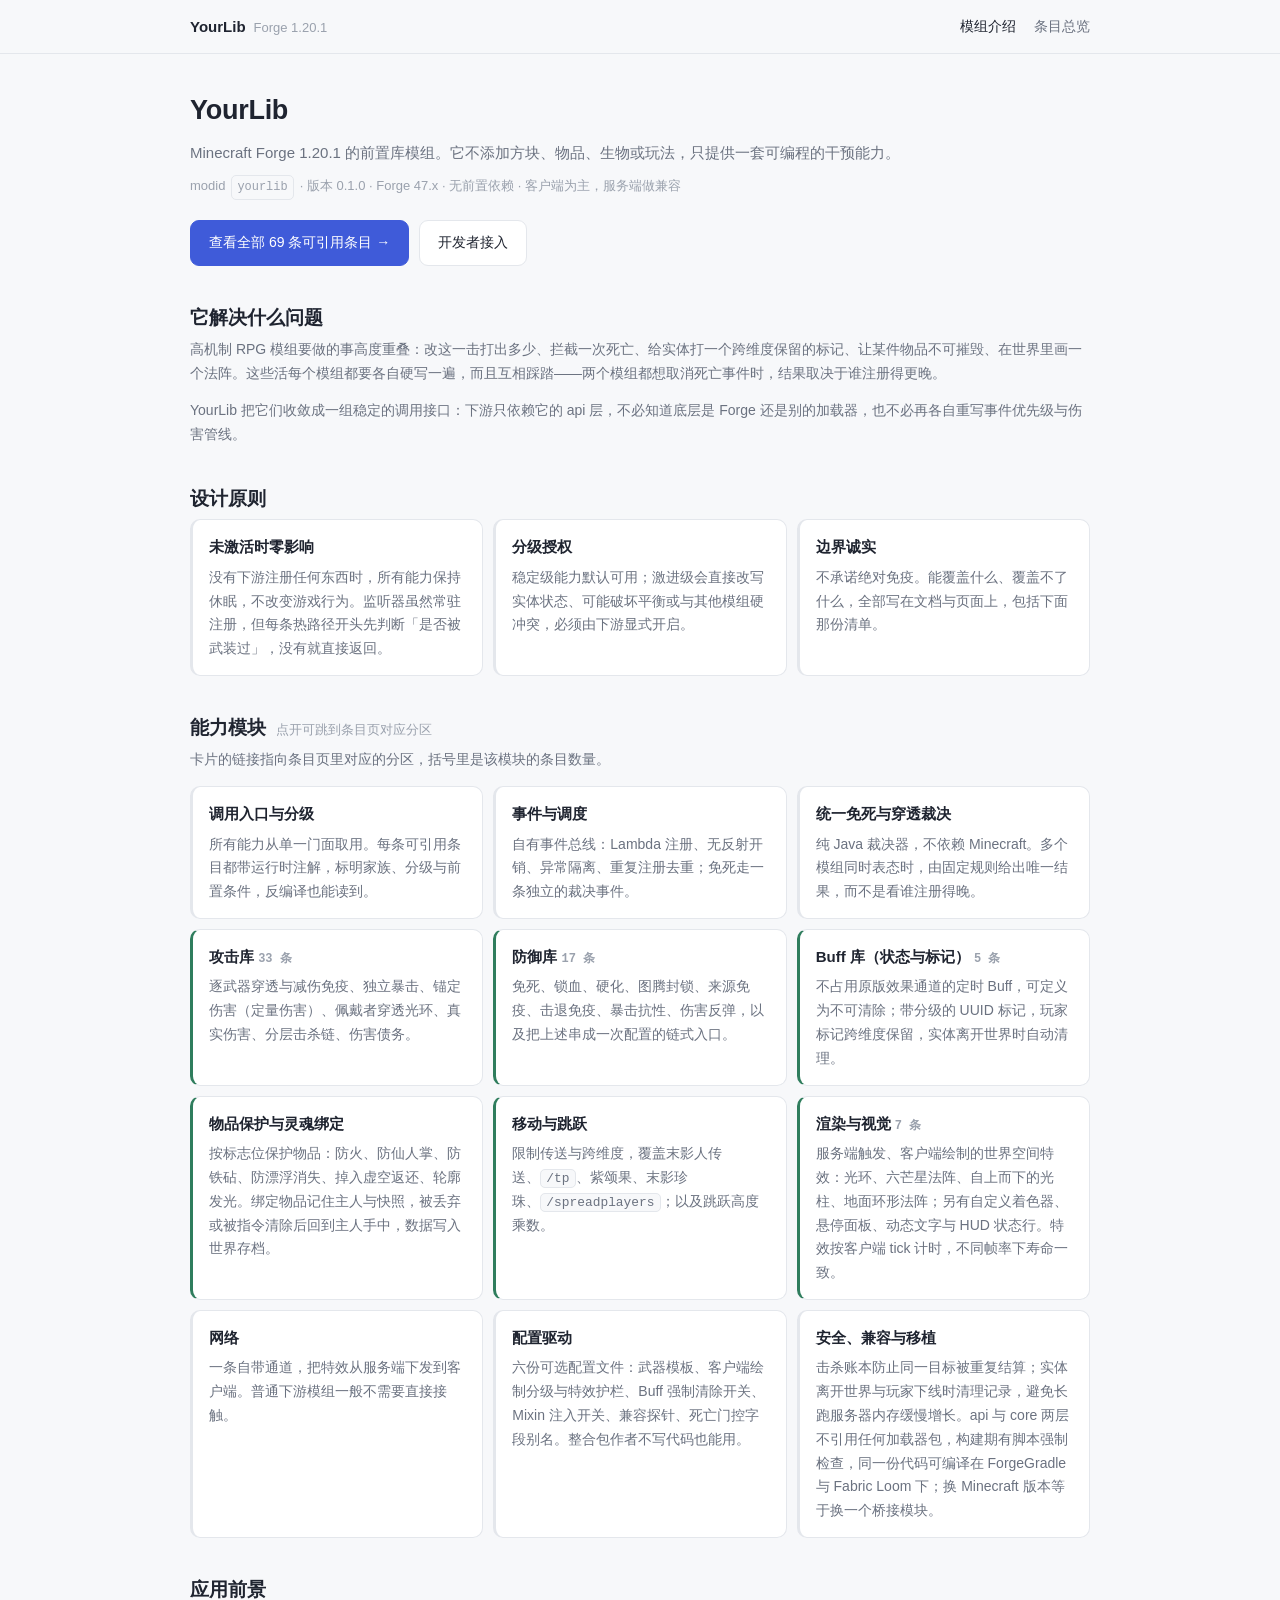
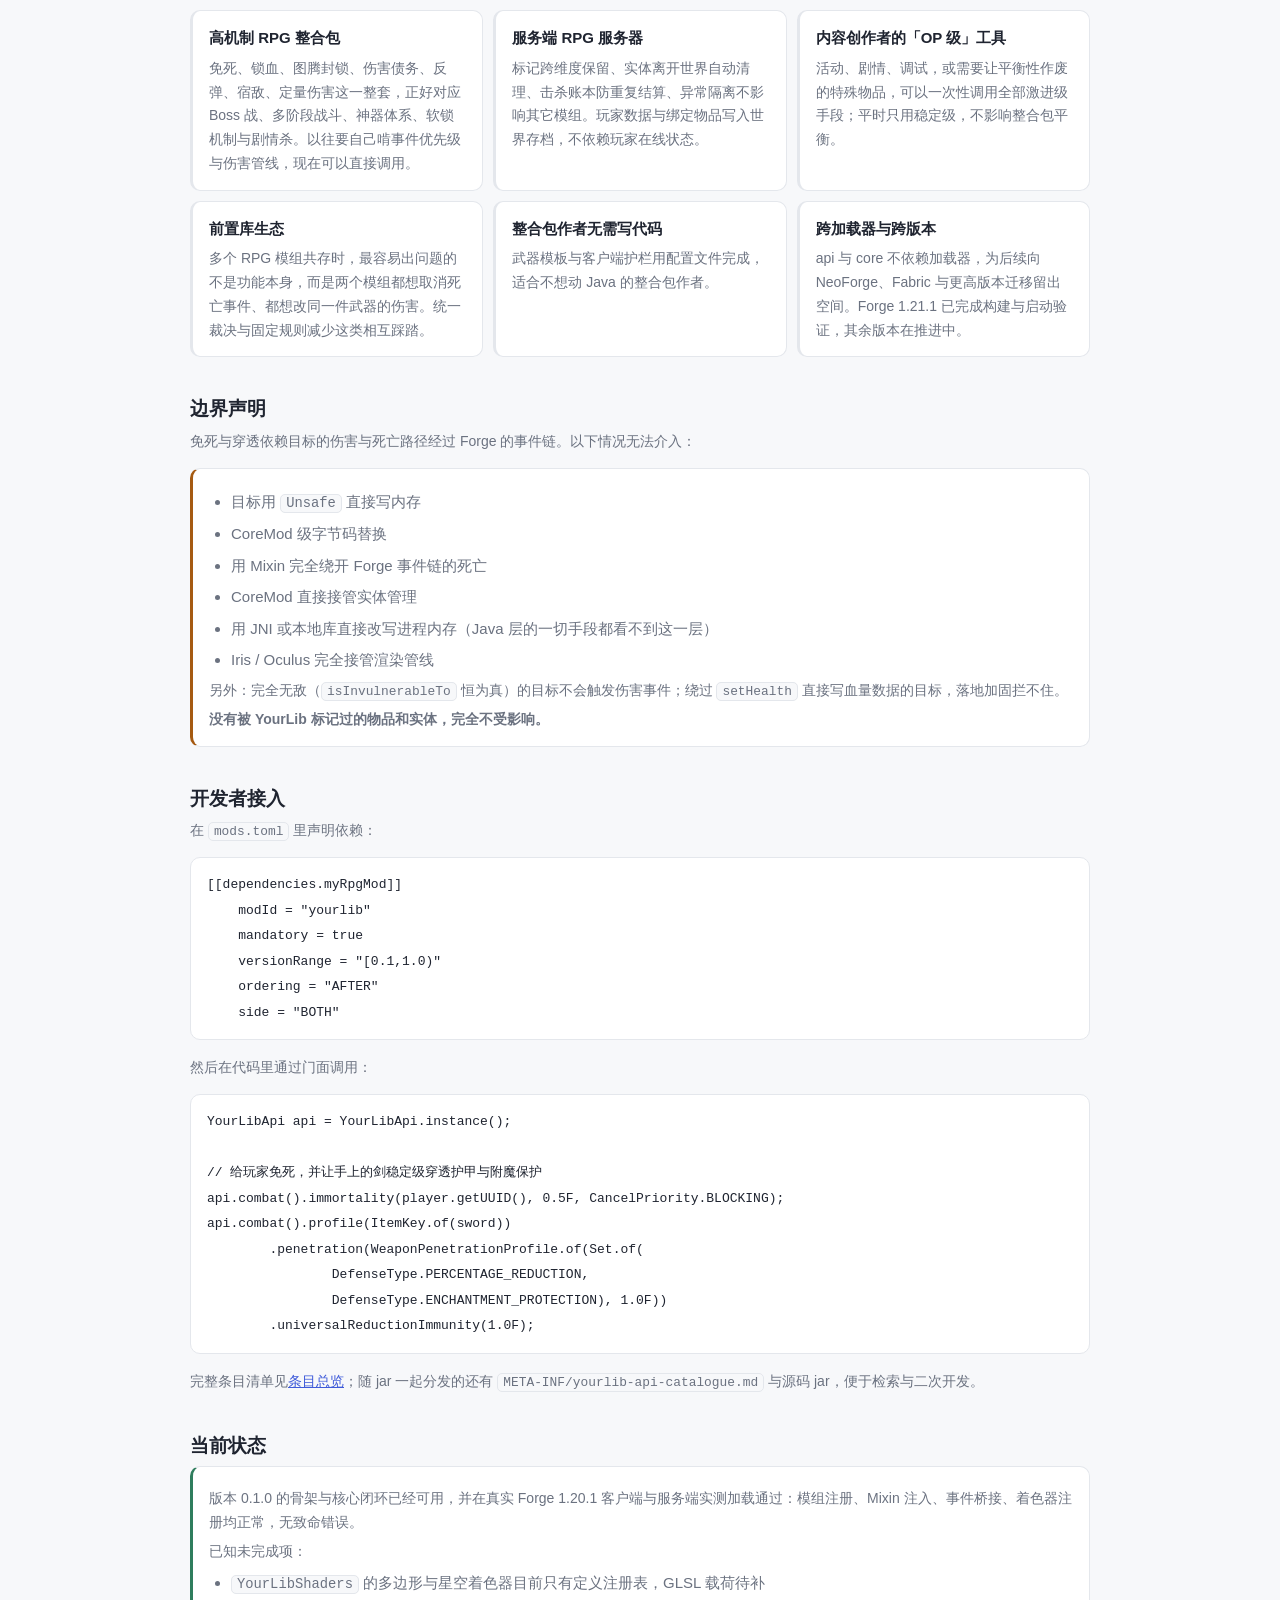
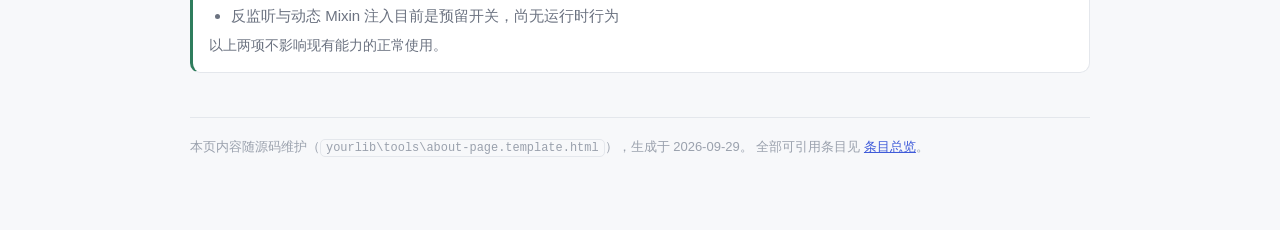
<file: about.html>
<!DOCTYPE html>
<html lang="zh-CN">
<head>
<meta charset="utf-8">
<meta name="viewport" content="width=device-width, initial-scale=1">
<title>YourLib — Minecraft Forge 1.20.1 前置库</title>
<meta name="description" content="YourLib 是 Minecraft Forge 1.20.1 的前置库模组：不添加玩法内容，只提供事件调度、攻防结算、状态标记、物品保护与渲染的可调用能力。">
<link rel="icon" href="data:image/svg+xml,<svg xmlns='http://www.w3.org/2000/svg' viewBox='0 0 32 32'><rect width='32' height='32' rx='7' fill='%233f5bd9'/><text x='16' y='23' font-size='19' font-family='monospace' fill='%23ffffff' text-anchor='middle'>Y</text></svg>">
<link rel="stylesheet" href="assets/site.css">
</head>
<body>
<nav class="topbar">
  <div class="inner">
    <a class="brand" href="./about.html">YourLib<span>Forge 1.20.1</span></a>
    <span class="links">
      <a href="./about.html" aria-current="page">模组介绍</a>
      <a href="./index.html">条目总览</a>
    </span>
  </div>
</nav>

<div class="wrap">
  <header>
    <h1>YourLib</h1>
    <p class="sub">Minecraft Forge 1.20.1 的前置库模组。它不添加方块、物品、生物或玩法，只提供一套可编程的干预能力。</p>
    <p class="meta">
      modid <code>yourlib</code> · 版本 0.1.0 · Forge 47.x · 无前置依赖 · 客户端为主，服务端做兼容
    </p>
    <div class="actions">
      <a class="btn primary" href="./index.html">查看全部 69 条可引用条目 →</a>
      <a class="btn" href="#dev">开发者接入</a>
    </div>
  </header>

  <section>
    <h2>它解决什么问题</h2>
    <p class="lede">高机制 RPG 模组要做的事高度重叠：改这一击打出多少、拦截一次死亡、给实体打一个跨维度保留的标记、让某件物品不可摧毁、在世界里画一个法阵。这些活每个模组都要各自硬写一遍，而且互相踩踏——两个模组都想取消死亡事件时，结果取决于谁注册得更晚。</p>
    <p class="lede">YourLib 把它们收敛成一组稳定的调用接口：下游只依赖它的 api 层，不必知道底层是 Forge 还是别的加载器，也不必再各自重写事件优先级与伤害管线。</p>
  </section>

  <section>
    <h2>设计原则</h2>
    <div class="cols">
      <div class="card plain">
        <h3>未激活时零影响</h3>
        <p>没有下游注册任何东西时，所有能力保持休眠，不改变游戏行为。监听器虽然常驻注册，但每条热路径开头先判断「是否被武装过」，没有就直接返回。</p>
      </div>
      <div class="card plain">
        <h3>分级授权</h3>
        <p>稳定级能力默认可用；激进级会直接改写实体状态、可能破坏平衡或与其他模组硬冲突，必须由下游显式开启。</p>
      </div>
      <div class="card plain">
        <h3>边界诚实</h3>
        <p>不承诺绝对免疫。能覆盖什么、覆盖不了什么，全部写在文档与页面上，包括下面那份清单。</p>
      </div>
    </div>
  </section>

  <section>
    <h2>能力模块 <span class="n">点开可跳到条目页对应分区</span></h2>
    <p class="lede">卡片的链接指向条目页里对应的分区，括号里是该模块的条目数量。</p>
    <div class="cols">
      <a class="card plain" href="./index.html">
        <h3>调用入口与分级</h3>
        <p>所有能力从单一门面取用。每条可引用条目都带运行时注解，标明家族、分级与前置条件，反编译也能读到。</p>
      </a>
      <a class="card plain" href="./index.html#event">
        <h3>事件与调度</h3>
        <p>自有事件总线：Lambda 注册、无反射开销、异常隔离、重复注册去重；免死走一条独立的裁决事件。</p>
      </a>
      <a class="card plain" href="./index.html#attack">
        <h3>统一免死与穿透裁决</h3>
        <p>纯 Java 裁决器，不依赖 Minecraft。多个模组同时表态时，由固定规则给出唯一结果，而不是看谁注册得晚。</p>
      </a>
      <a class="card" href="./index.html#attack">
        <h3>攻击库 <span class="tagline">33 条</span></h3>
        <p>逐武器穿透与减伤免疫、独立暴击、锚定伤害（定量伤害）、佩戴者穿透光环、真实伤害、分层击杀链、伤害债务。</p>
      </a>
      <a class="card" href="./index.html#defence">
        <h3>防御库 <span class="tagline">17 条</span></h3>
        <p>免死、锁血、硬化、图腾封锁、来源免疫、击退免疫、暴击抗性、伤害反弹，以及把上述串成一次配置的链式入口。</p>
      </a>
      <a class="card" href="./index.html#state">
        <h3>Buff 库（状态与标记） <span class="tagline">5 条</span></h3>
        <p>不占用原版效果通道的定时 Buff，可定义为不可清除；带分级的 UUID 标记，玩家标记跨维度保留，实体离开世界时自动清理。</p>
      </a>
      <a class="card" href="./index.html#defence">
        <h3>物品保护与灵魂绑定</h3>
        <p>按标志位保护物品：防火、防仙人掌、防铁砧、防漂浮消失、掉入虚空返还、轮廓发光。绑定物品记住主人与快照，被丢弃或被指令清除后回到主人手中，数据写入世界存档。</p>
      </a>
      <a class="card" href="./index.html#movement">
        <h3>移动与跳跃</h3>
        <p>限制传送与跨维度，覆盖末影人传送、<code>/tp</code>、紫颂果、末影珍珠、<code>/spreadplayers</code>；以及跳跃高度乘数。</p>
      </a>
      <a class="card" href="./index.html#render">
        <h3>渲染与视觉 <span class="tagline">7 条</span></h3>
        <p>服务端触发、客户端绘制的世界空间特效：光环、六芒星法阵、自上而下的光柱、地面环形法阵；另有自定义着色器、悬停面板、动态文字与 HUD 状态行。特效按客户端 tick 计时，不同帧率下寿命一致。</p>
      </a>
      <a class="card plain" href="./index.html">
        <h3>网络</h3>
        <p>一条自带通道，把特效从服务端下发到客户端。普通下游模组一般不需要直接接触。</p>
      </a>
      <a class="card plain" href="./index.html">
        <h3>配置驱动</h3>
        <p>六份可选配置文件：武器模板、客户端绘制分级与特效护栏、Buff 强制清除开关、Mixin 注入开关、兼容探针、死亡门控字段别名。整合包作者不写代码也能用。</p>
      </a>
      <a class="card plain" href="./index.html#compat">
        <h3>安全、兼容与移植</h3>
        <p>击杀账本防止同一目标被重复结算；实体离开世界与玩家下线时清理记录，避免长跑服务器内存缓慢增长。api 与 core 两层不引用任何加载器包，构建期有脚本强制检查，同一份代码可编译在 ForgeGradle 与 Fabric Loom 下；换 Minecraft 版本等于换一个桥接模块。</p>
      </a>
    </div>
  </section>

  <section>
    <h2>应用前景</h2>
    <div class="cols">
      <div class="card plain">
        <h3>高机制 RPG 整合包</h3>
        <p>免死、锁血、图腾封锁、伤害债务、反弹、宿敌、定量伤害这一整套，正好对应 Boss 战、多阶段战斗、神器体系、软锁机制与剧情杀。以往要自己啃事件优先级与伤害管线，现在可以直接调用。</p>
      </div>
      <div class="card plain">
        <h3>服务端 RPG 服务器</h3>
        <p>标记跨维度保留、实体离开世界自动清理、击杀账本防重复结算、异常隔离不影响其它模组。玩家数据与绑定物品写入世界存档，不依赖玩家在线状态。</p>
      </div>
      <div class="card plain">
        <h3>内容创作者的「OP 级」工具</h3>
        <p>活动、剧情、调试，或需要让平衡性作废的特殊物品，可以一次性调用全部激进级手段；平时只用稳定级，不影响整合包平衡。</p>
      </div>
      <div class="card plain">
        <h3>前置库生态</h3>
        <p>多个 RPG 模组共存时，最容易出问题的不是功能本身，而是两个模组都想取消死亡事件、都想改同一件武器的伤害。统一裁决与固定规则减少这类相互踩踏。</p>
      </div>
      <div class="card plain">
        <h3>整合包作者无需写代码</h3>
        <p>武器模板与客户端护栏用配置文件完成，适合不想动 Java 的整合包作者。</p>
      </div>
      <div class="card plain">
        <h3>跨加载器与跨版本</h3>
        <p>api 与 core 不依赖加载器，为后续向 NeoForge、Fabric 与更高版本迁移留出空间。Forge 1.21.1 已完成构建与启动验证，其余版本在推进中。</p>
      </div>
    </div>
  </section>

  <section>
    <h2>边界声明</h2>
    <p class="lede">免死与穿透依赖目标的伤害与死亡路径经过 Forge 的事件链。以下情况无法介入：</p>
    <div class="card warn">
      <ul class="limits">
        <li>目标用 <code>Unsafe</code> 直接写内存</li>
        <li>CoreMod 级字节码替换</li>
        <li>用 Mixin 完全绕开 Forge 事件链的死亡</li>
        <li>CoreMod 直接接管实体管理</li>
        <li>用 JNI 或本地库直接改写进程内存（Java 层的一切手段都看不到这一层）</li>
        <li>Iris / Oculus 完全接管渲染管线</li>
      </ul>
      <p>另外：完全无敌（<code>isInvulnerableTo</code> 恒为真）的目标不会触发伤害事件；绕过 <code>setHealth</code> 直接写血量数据的目标，落地加固拦不住。</p>
      <p><strong>没有被 YourLib 标记过的物品和实体，完全不受影响。</strong></p>
    </div>
  </section>

  <section id="dev">
    <h2>开发者接入</h2>
    <p class="lede">在 <code>mods.toml</code> 里声明依赖：</p>
<pre><code>[[dependencies.myRpgMod]]
    modId = "yourlib"
    mandatory = true
    versionRange = "[0.1,1.0)"
    ordering = "AFTER"
    side = "BOTH"</code></pre>
    <p class="lede" style="margin-top:16px">然后在代码里通过门面调用：</p>
<pre><code>YourLibApi api = YourLibApi.instance();

// 给玩家免死，并让手上的剑稳定级穿透护甲与附魔保护
api.combat().immortality(player.getUUID(), 0.5F, CancelPriority.BLOCKING);
api.combat().profile(ItemKey.of(sword))
        .penetration(WeaponPenetrationProfile.of(Set.of(
                DefenseType.PERCENTAGE_REDUCTION,
                DefenseType.ENCHANTMENT_PROTECTION), 1.0F))
        .universalReductionImmunity(1.0F);</code></pre>
    <p class="lede" style="margin-top:16px">完整条目清单见<a href="./index.html">条目总览</a>；随 jar 一起分发的还有 <code>META-INF/yourlib-api-catalogue.md</code> 与源码 jar，便于检索与二次开发。</p>
  </section>

  <section>
    <h2>当前状态</h2>
    <div class="card">
      <p>版本 0.1.0 的骨架与核心闭环已经可用，并在真实 Forge 1.20.1 客户端与服务端实测加载通过：模组注册、Mixin 注入、事件桥接、着色器注册均正常，无致命错误。</p>
      <p>已知未完成项：</p>
      <ul class="limits">
        <li><code>YourLibShaders</code> 的多边形与星空着色器目前只有定义注册表，GLSL 载荷待补</li>
        <li>反监听与动态 Mixin 注入目前是预留开关，尚无运行时行为</li>
      </ul>
      <p>以上两项不影响现有能力的正常使用。</p>
    </div>
  </section>

  <footer>
    本页内容随源码维护（<code>yourlib\tools\about-page.template.html</code>），生成于 2026-09-29。
    全部可引用条目见 <a href="./index.html">条目总览</a>。
  </footer>
</div>
</body>
</html>
</file>
<file: assets/site.css>
/* Shared stylesheet for the YourLib pages (about.html and index.html).
   One file so the two pages cannot drift apart; the generator writes it out next to them. */

:root {
  --bg: #f7f8fa;
  --panel: #ffffff;
  --line: #e4e7ec;
  --text: #1f2430;
  --muted: #6b7280;
  --faint: #9aa1ad;
  --accent: #3f5bd9;
  --accent-soft: #eef1fd;
  --stable: #2f7d5d;
  --stable-bg: #e8f5ef;
  --aggr: #a55a11;
  --aggr-bg: #fdf1e3;
  --conf: #2b6ca8;
  --conf-bg: #e8f1fa;
  --mono: ui-monospace, SFMono-Regular, "Cascadia Code", Consolas, "Liberation Mono", monospace;
  --topbar-h: 53px;
}
@media (prefers-color-scheme: dark) {
  :root {
    --bg: #14161a;
    --panel: #1b1e24;
    --line: #2a2f37;
    --text: #e6e8ec;
    --muted: #a2a9b4;
    --faint: #767d88;
    --accent: #8ea2ff;
    --accent-soft: #1e2233;
    --stable: #6fd0a5;
    --stable-bg: #1d2c26;
    --aggr: #e5a765;
    --aggr-bg: #2e2418;
    --conf: #86bbe6;
    --conf-bg: #1a2530;
  }
}

* { box-sizing: border-box; }
body {
  margin: 0;
  background: var(--bg);
  color: var(--text);
  font: 15px/1.7 -apple-system, BlinkMacSystemFont, "Segoe UI", "Noto Sans SC", "Microsoft YaHei", sans-serif;
  -webkit-text-size-adjust: 100%;
}
a { color: var(--accent); }
code {
  font-family: var(--mono);
  font-size: 0.92em;
  padding: 1px 5px;
  border-radius: 5px;
  background: var(--bg);
  border: 1px solid var(--line);
}
pre {
  margin: 12px 0 0;
  padding: 14px 16px;
  overflow-x: auto;
  background: var(--panel);
  border: 1px solid var(--line);
  border-radius: 10px;
}
pre code { padding: 0; border: 0; background: none; font-size: 13px; line-height: 1.65; }

/* --- top bar, shared by both pages ------------------------------------- */
.topbar {
  position: sticky; top: 0; z-index: 10;
  background: var(--bg);
  border-bottom: 1px solid var(--line);
}
.topbar .inner {
  max-width: 940px; margin: 0 auto; padding: 0 20px;
  height: var(--topbar-h);
  display: flex; align-items: center; gap: 18px;
}
.topbar .brand { font-weight: 600; color: var(--text); text-decoration: none; }
.topbar .brand span { color: var(--faint); font-weight: 400; font-size: 13px; margin-left: 8px; }
.topbar .links { margin-left: auto; display: flex; gap: 18px; }
.topbar .links a { color: var(--muted); text-decoration: none; font-size: 14px; }
.topbar .links a:hover { color: var(--text); }
.topbar .links a[aria-current="page"] { color: var(--text); font-weight: 500; }

.wrap { max-width: 940px; margin: 0 auto; padding: 34px 20px 72px; }

header h1 { margin: 0 0 6px; font-size: 27px; letter-spacing: -0.01em; }
header .sub { margin: 0; color: var(--muted); }
header .meta { margin: 10px 0 0; color: var(--faint); font-size: 13px; }

/* --- buttons ----------------------------------------------------------- */
.actions { margin: 20px 0 0; display: flex; flex-wrap: wrap; gap: 10px; }
.btn {
  display: inline-block; padding: 10px 18px; font-size: 14px;
  text-decoration: none; border-radius: 9px;
  border: 1px solid var(--line); color: var(--text); background: var(--panel);
}
.btn:hover { border-color: var(--accent); color: var(--accent); }
.btn.primary { background: var(--accent); border-color: var(--accent); color: #fff; }
.btn.primary:hover { filter: brightness(1.07); color: #fff; }

/* --- generic blocks ---------------------------------------------------- */
section { margin-top: 36px; }
section h2 { margin: 0 0 4px; font-size: 19px; display: flex; align-items: baseline; gap: 10px; }
section h2 .n { color: var(--faint); font-size: 13px; font-weight: 400; }
section .lede { margin: 0 0 14px; color: var(--muted); font-size: 14px; }

.card {
  padding: 14px 16px; margin-bottom: 10px;
  background: var(--panel); border: 1px solid var(--line);
  border-left: 3px solid var(--stable); border-radius: 10px;
}
.card h3 { margin: 0 0 6px; font-size: 15px; }
.card p { margin: 6px 0 0; color: var(--muted); font-size: 14px; }
.card p:first-of-type { margin-top: 6px; }

.cols { display: grid; grid-template-columns: repeat(auto-fit, minmax(268px, 1fr)); gap: 10px; }
.cols .card { margin-bottom: 0; }
.tagline { color: var(--faint); font-size: 12px; font-family: var(--mono); }

/* A card that carries no tier keeps a neutral edge, so the accent bar stays meaningful when it is
   present. A whole card can be a link; it must not look like one until hovered. */
.card.plain { border-left-color: var(--line); }
.card.warn { border-left-color: var(--aggr); }
a.card, a.card:visited { display: block; text-decoration: none; color: inherit; }
a.card:hover { border-color: var(--accent); }
a.card:hover h3 { color: var(--accent); }

ol.principles, ul.limits { margin: 0; padding-left: 22px; }
ol.principles li, ul.limits li { margin: 6px 0; }
ul.limits { color: var(--muted); }

/* --- entry list (index.html) ------------------------------------------- */
.controls {
  position: sticky; top: var(--topbar-h); z-index: 5;
  margin: 22px 0 8px; padding: 12px;
  background: var(--panel); border: 1px solid var(--line); border-radius: 12px;
  display: flex; flex-wrap: wrap; gap: 10px; align-items: center;
}
.controls input {
  flex: 1 1 220px; min-width: 180px;
  padding: 9px 12px; font: inherit; color: var(--text);
  background: var(--bg); border: 1px solid var(--line); border-radius: 8px;
}
.controls input:focus { outline: 2px solid var(--accent); outline-offset: -1px; }
.chips { display: flex; flex-wrap: wrap; gap: 6px; }
.chip {
  padding: 6px 12px; font: inherit; font-size: 13px; cursor: pointer;
  color: var(--muted); background: transparent;
  border: 1px solid var(--line); border-radius: 999px;
}
.chip:hover { color: var(--text); }
.chip[aria-pressed="true"] { color: #fff; background: var(--accent); border-color: var(--accent); }

.entry {
  padding: 14px 16px; margin-bottom: 10px;
  background: var(--panel); border: 1px solid var(--line);
  border-left: 3px solid var(--stable); border-radius: 10px;
}
.entry[data-tier="AGGRESSIVE"] { border-left-color: var(--aggr); }
.entry[data-tier="CONFIGURED"] { border-left-color: var(--conf); }
.entry[hidden] { display: none; }
.head { display: flex; flex-wrap: wrap; gap: 8px; align-items: center; }
.name {
  font-family: var(--mono); font-size: 14px; color: var(--text);
  text-decoration: none; word-break: break-all;
}
.name:hover { color: var(--accent); text-decoration: underline; }
.badge {
  margin-left: auto; padding: 2px 9px; font-size: 12px; white-space: nowrap;
  border-radius: 999px; color: var(--stable); background: var(--stable-bg);
}
.entry[data-tier="AGGRESSIVE"] .badge { color: var(--aggr); background: var(--aggr-bg); }
.entry[data-tier="CONFIGURED"] .badge { color: var(--conf); background: var(--conf-bg); }
.desc { margin: 8px 0 0; }
.meta { margin: 8px 0 0; display: flex; flex-wrap: wrap; gap: 6px; }
.tag {
  font-size: 12px; padding: 2px 8px; border-radius: 6px;
  color: var(--muted); background: var(--bg); border: 1px solid var(--line);
}
.tag.recipe { color: var(--accent); }
.en { margin: 8px 0 0; color: var(--faint); font-size: 13px; }
.empty { margin-top: 30px; color: var(--muted); }

footer {
  margin-top: 44px; padding-top: 18px; border-top: 1px solid var(--line);
  color: var(--faint); font-size: 13px;
}
</file>
